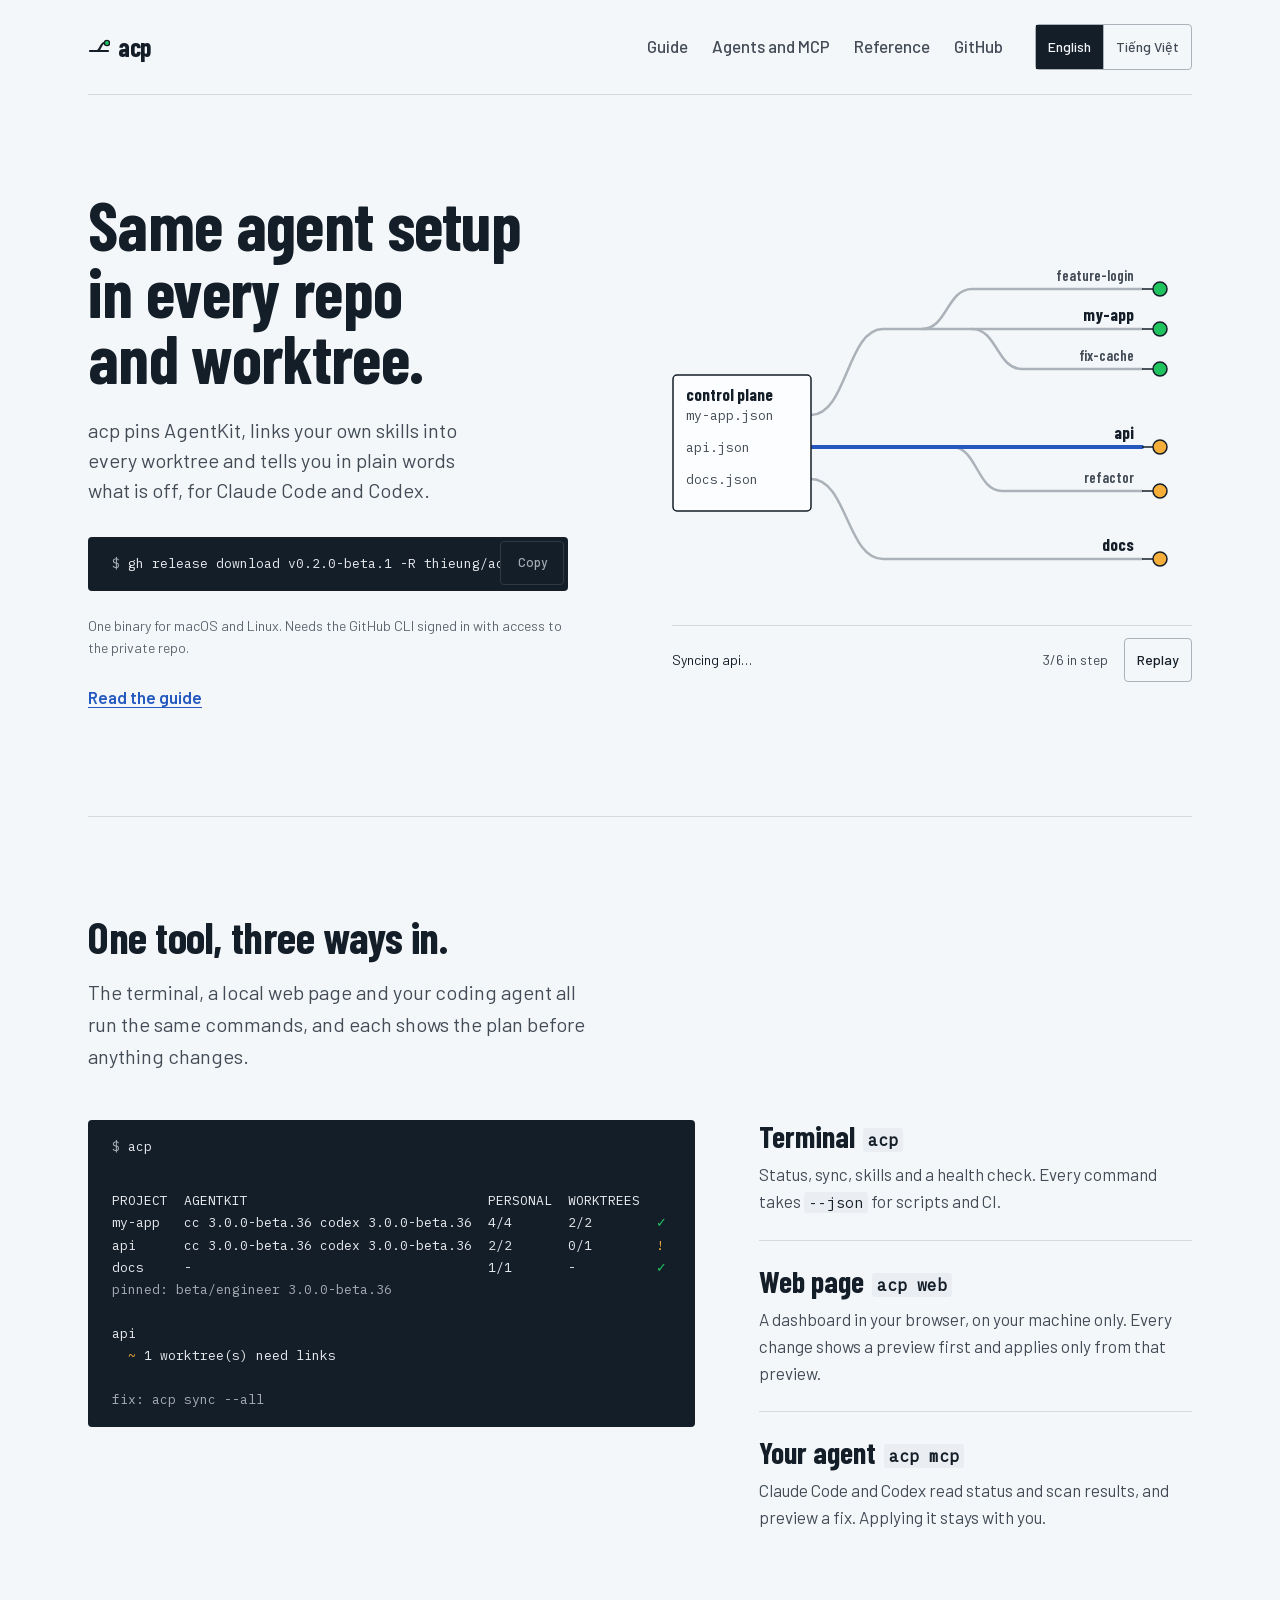
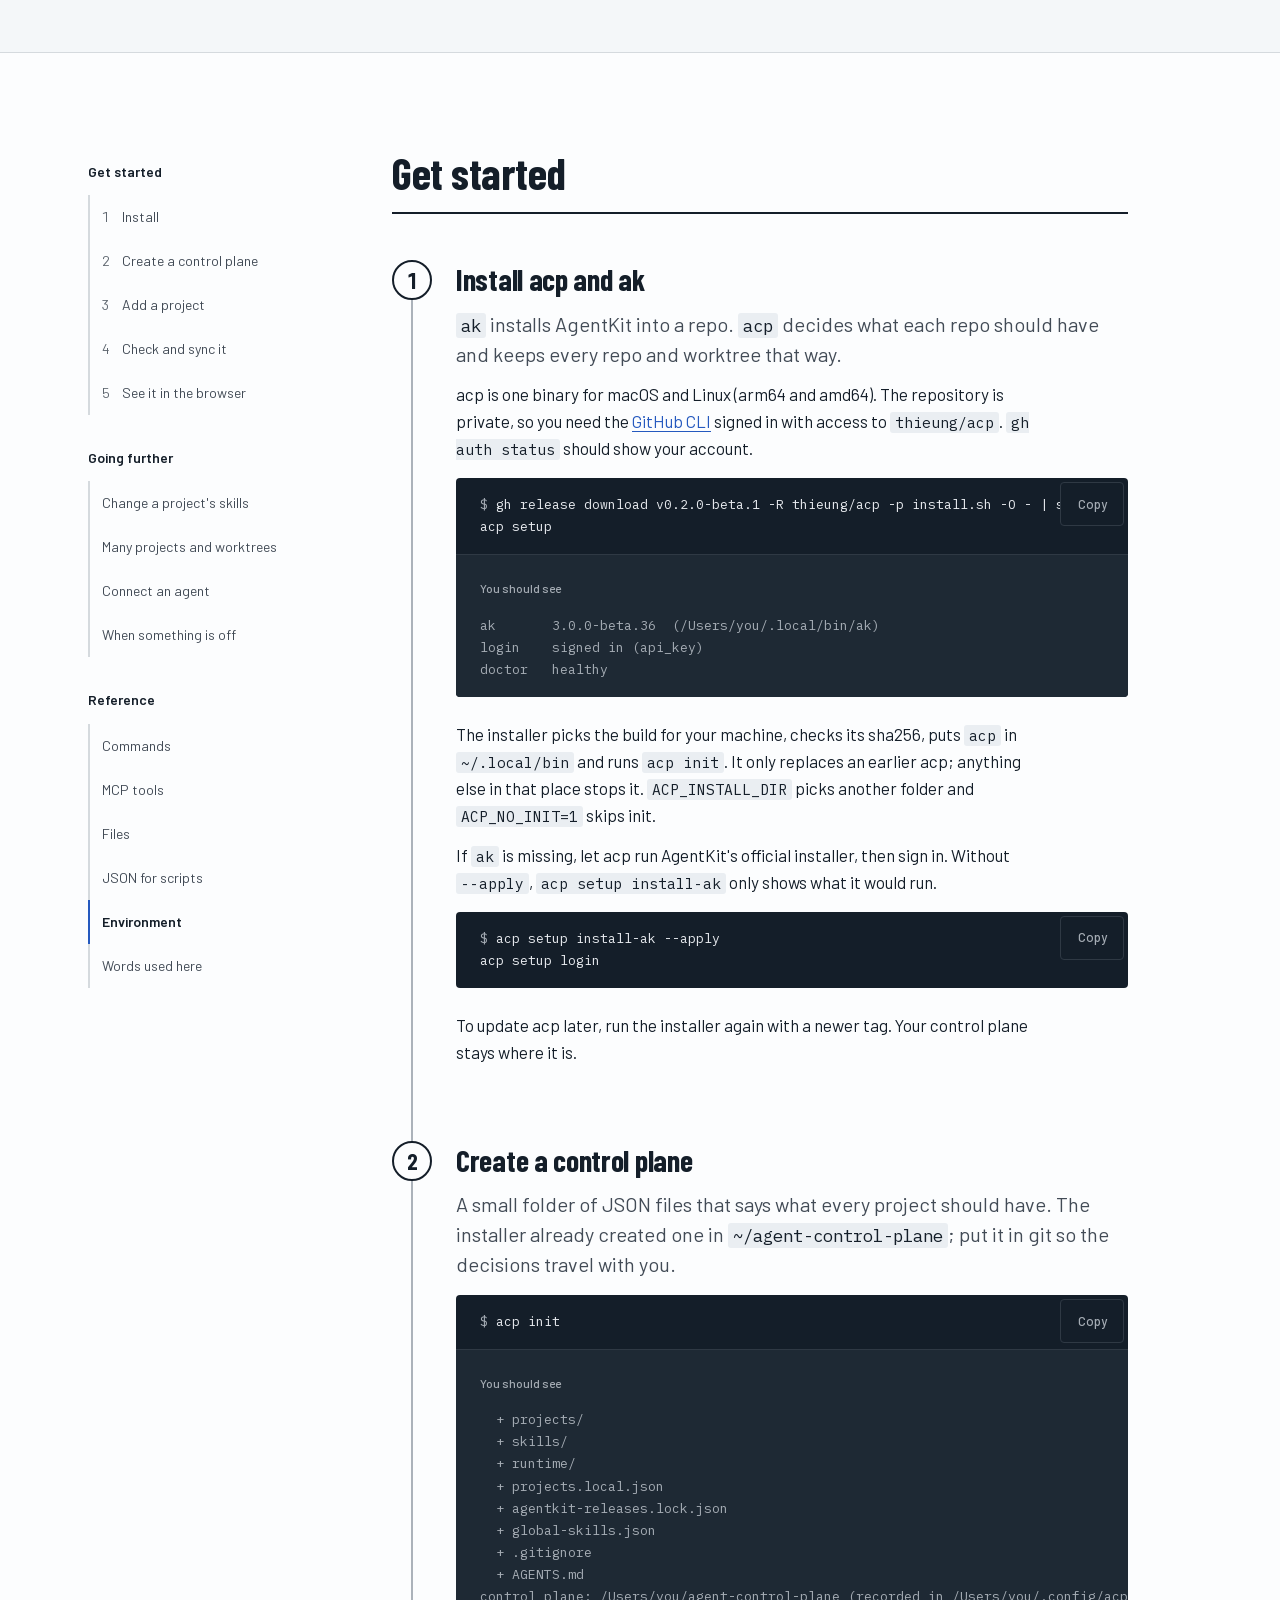
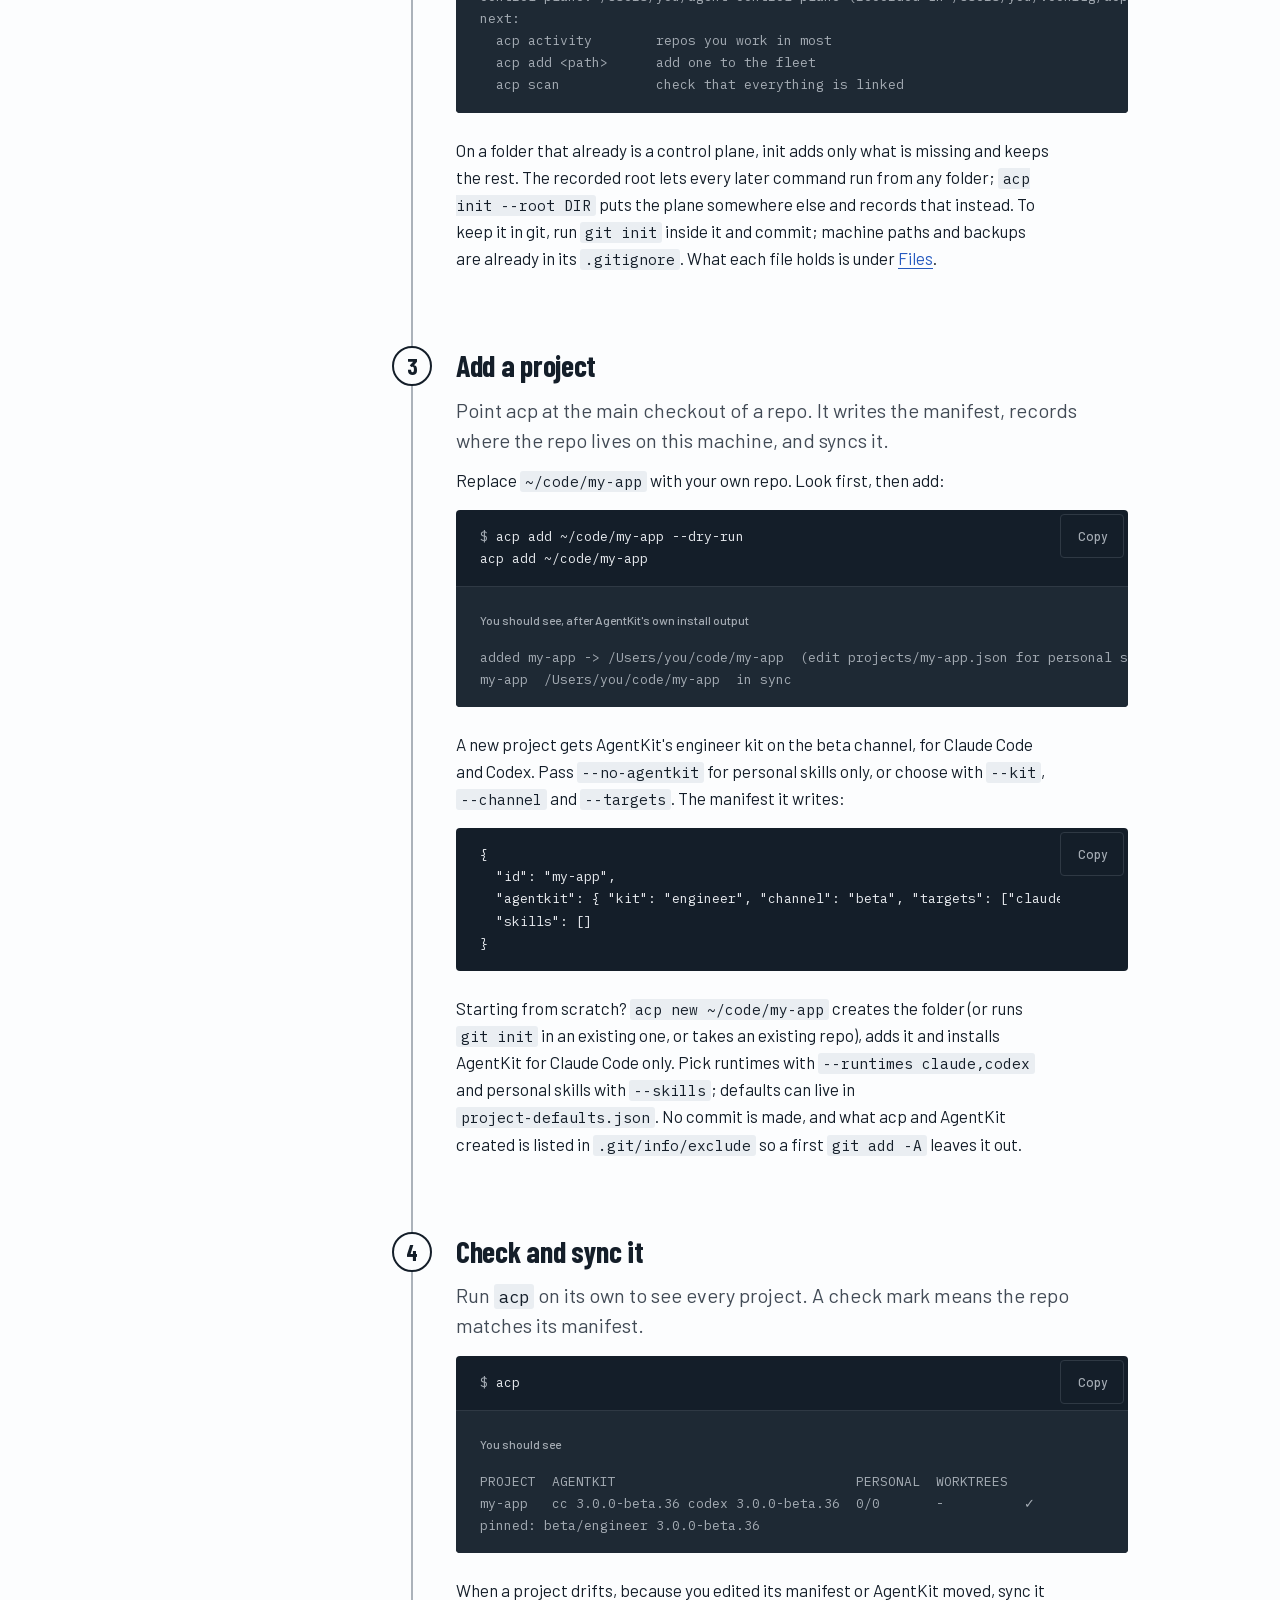
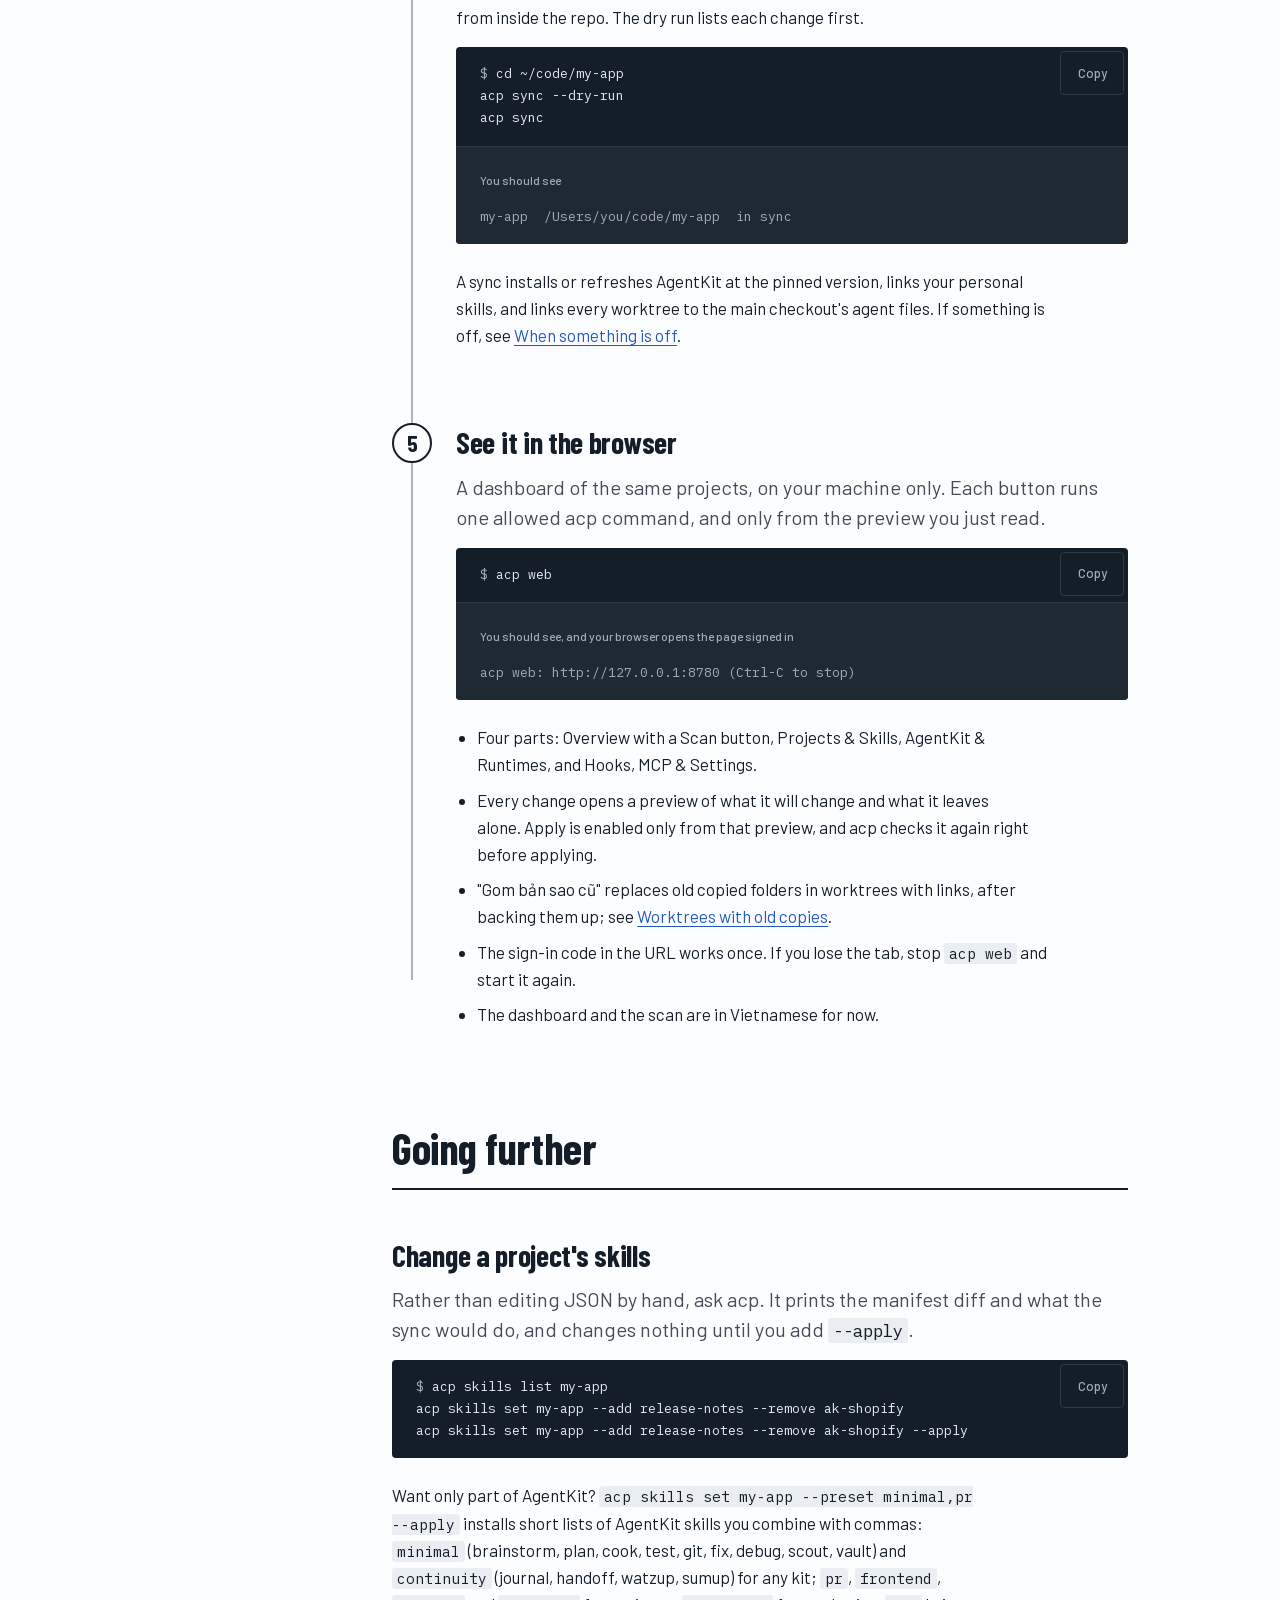
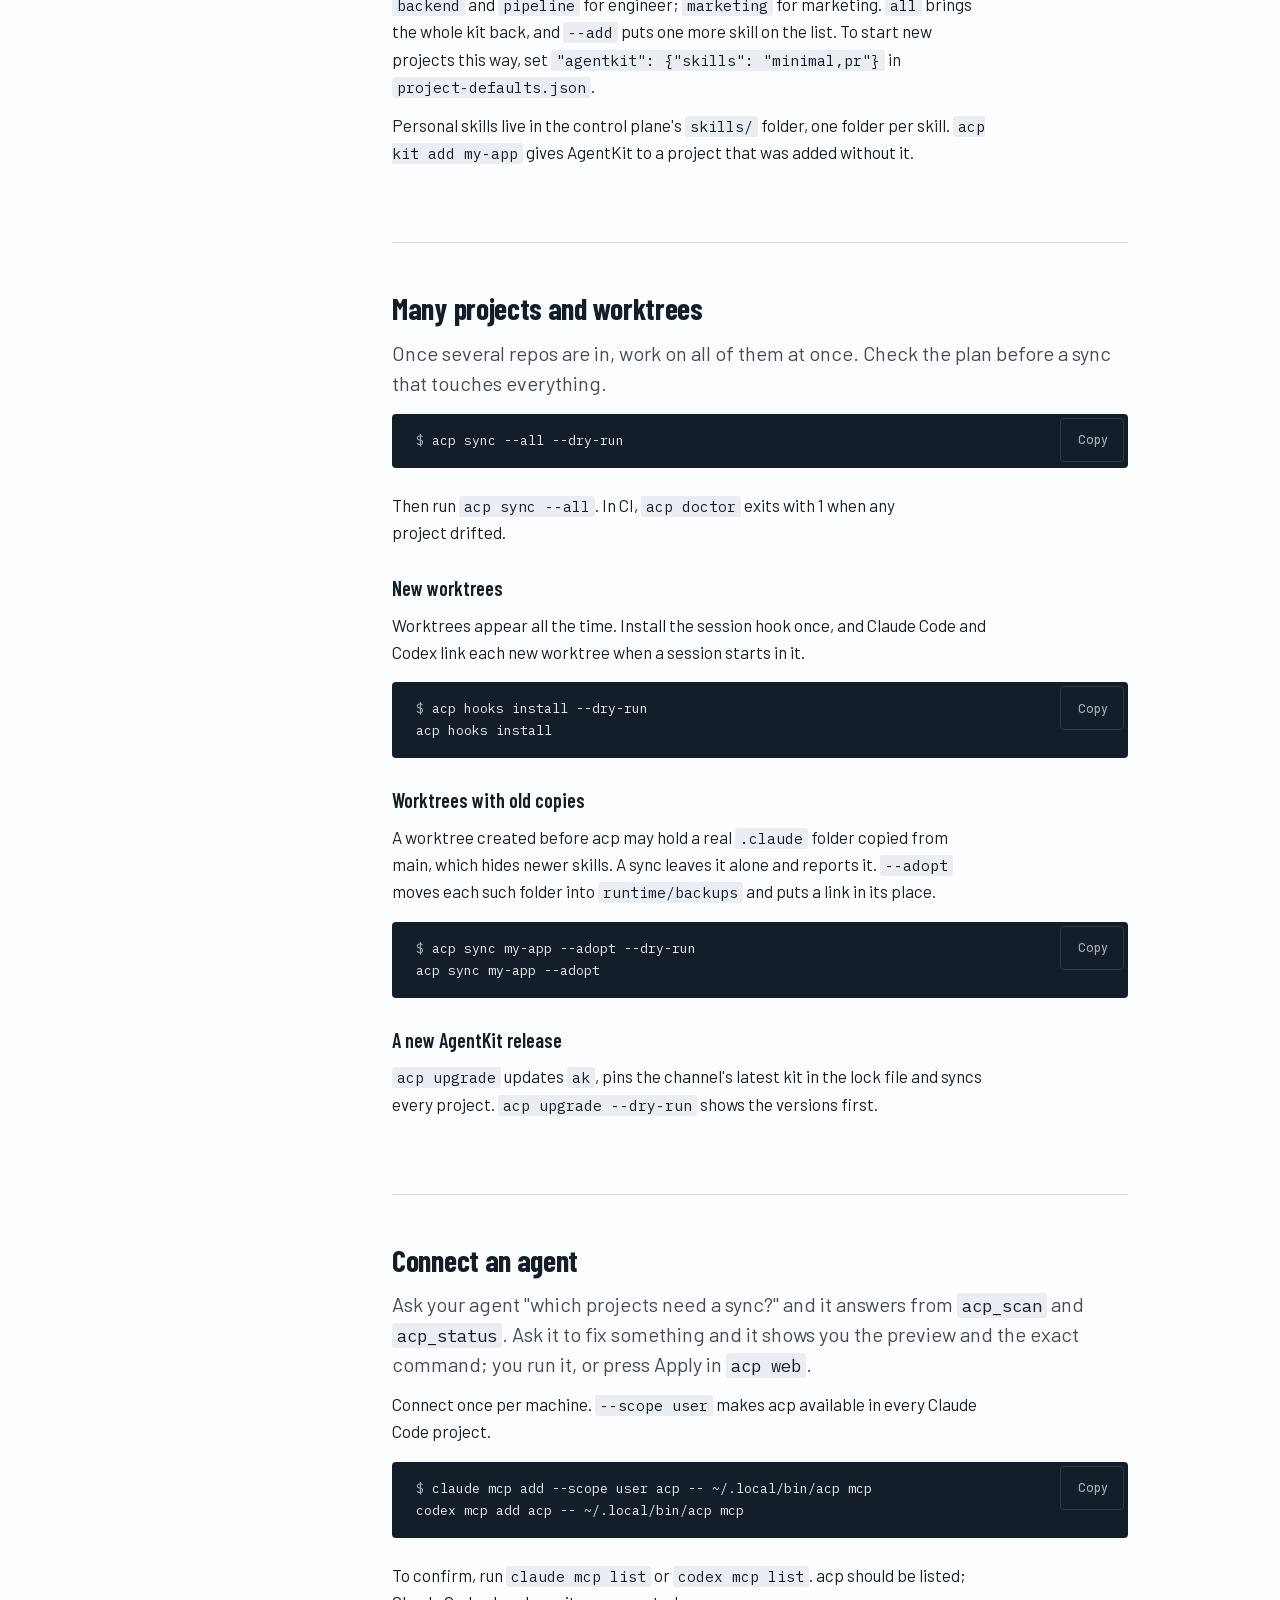
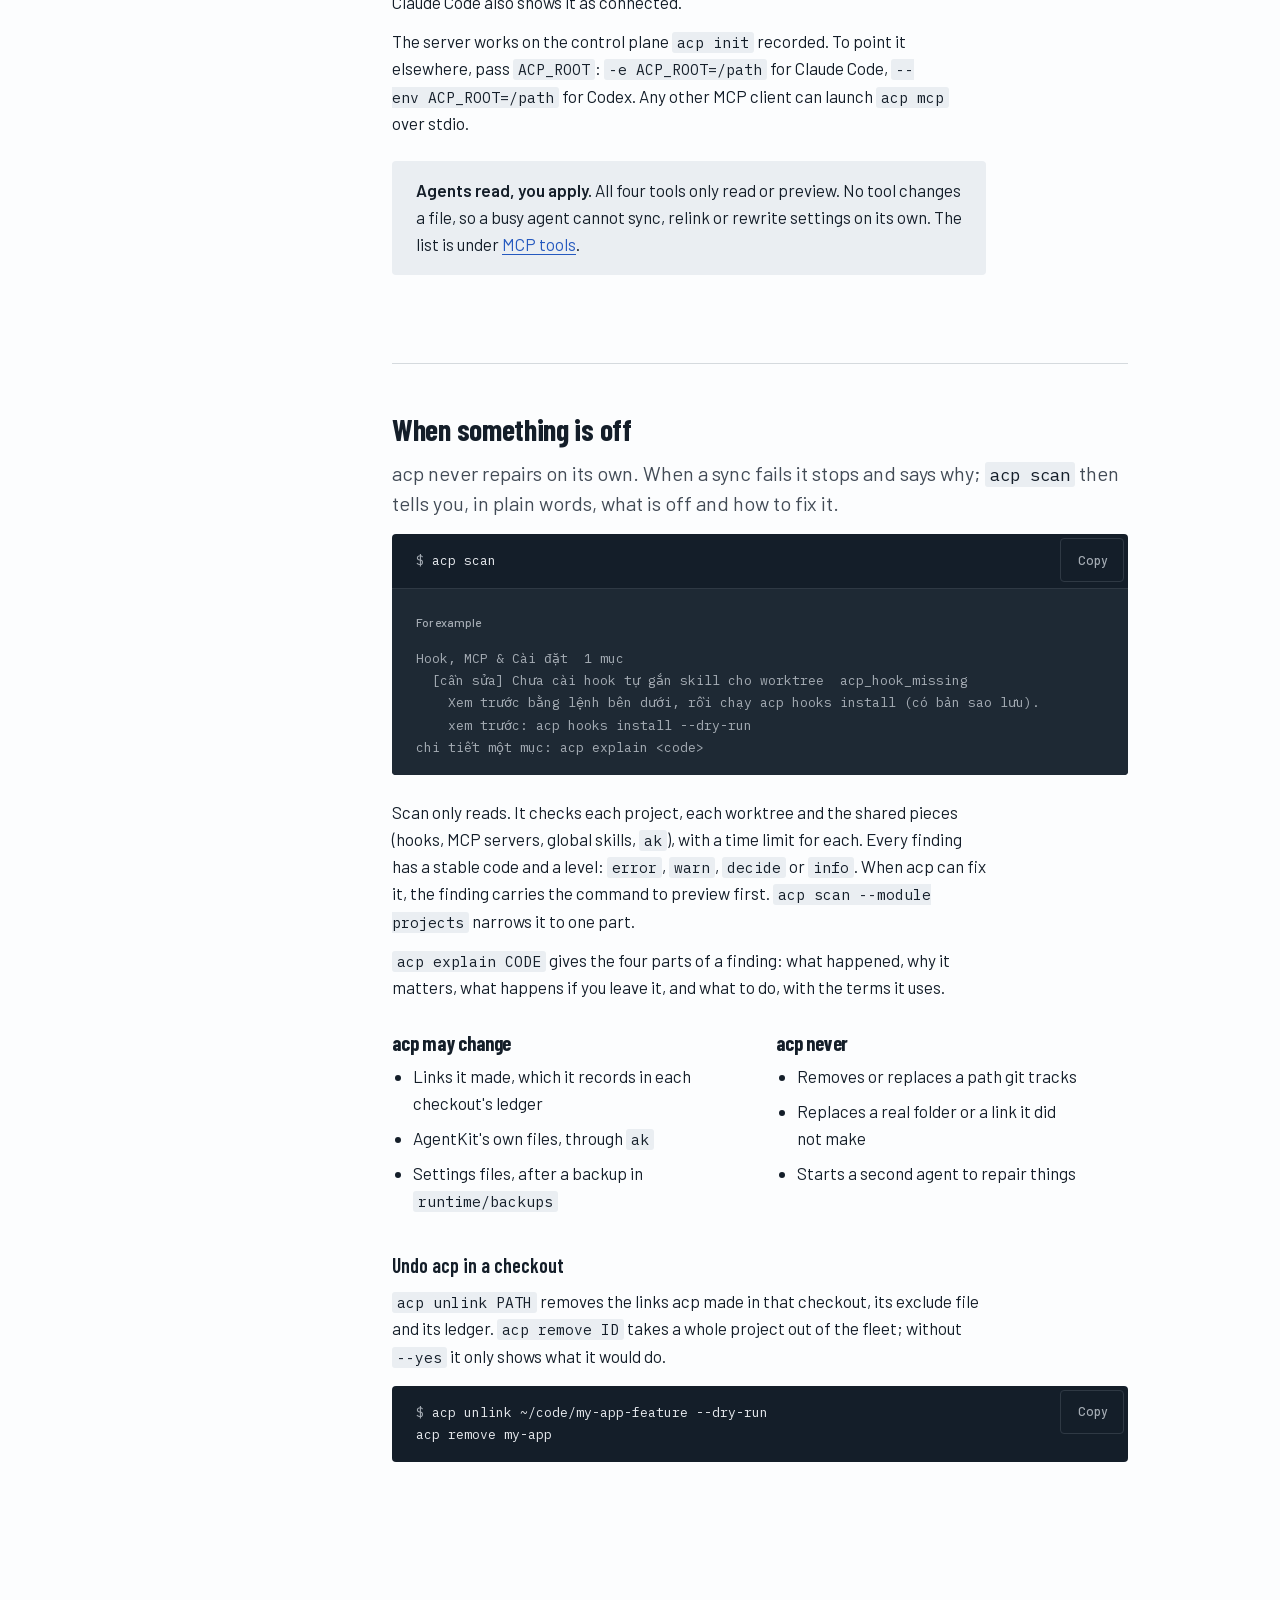
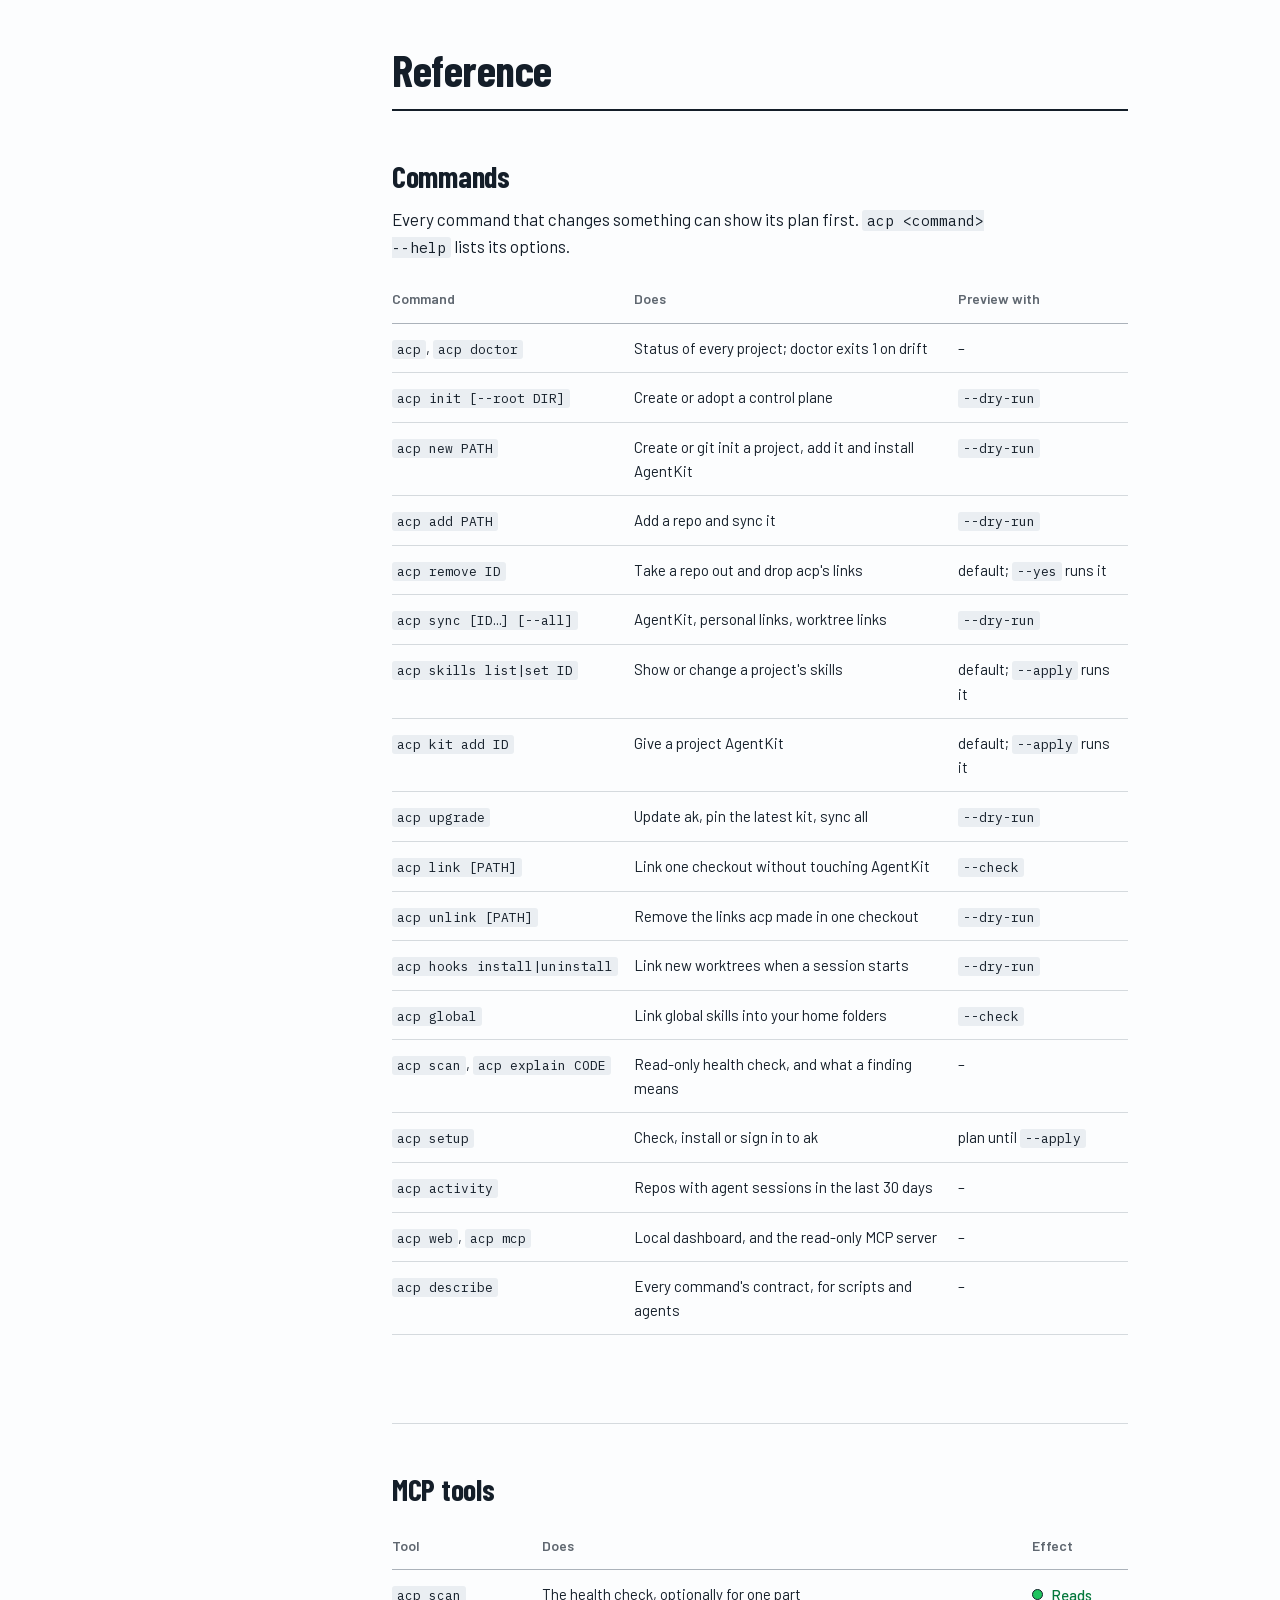
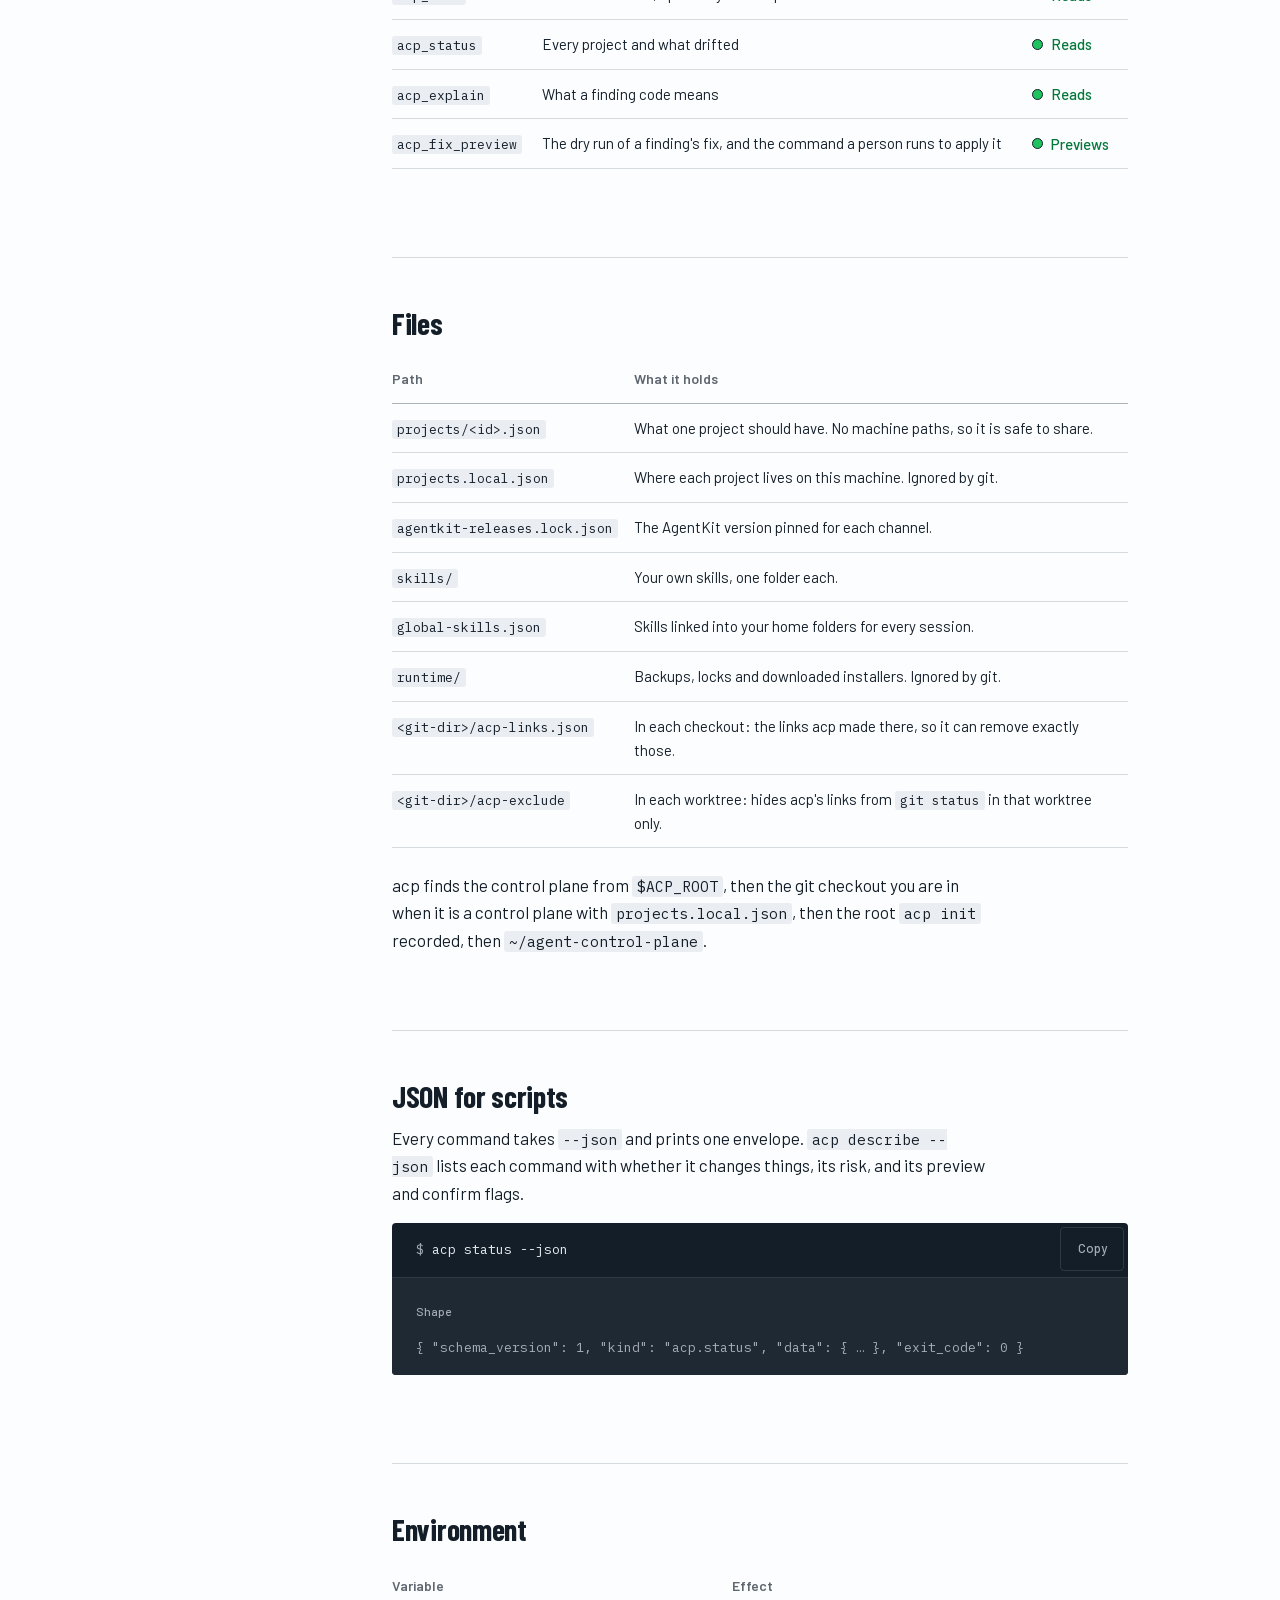
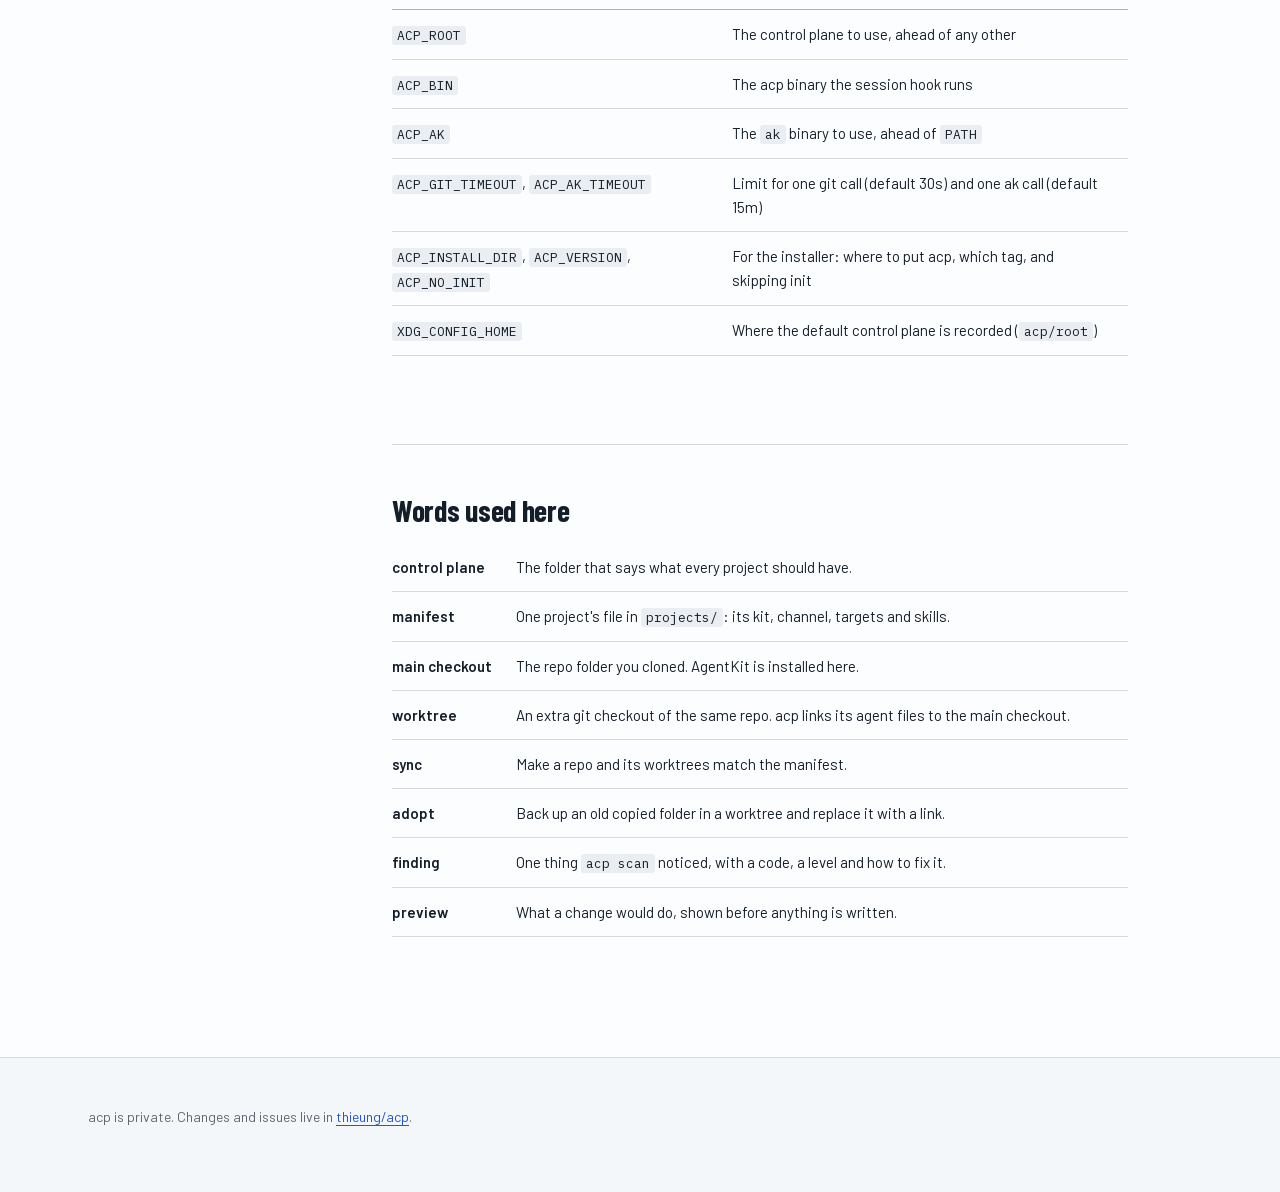
<file: site/index.html>
<!doctype html>
<html lang="en" data-lang="en">
<head>
<meta charset="utf-8">
<meta name="viewport" content="width=device-width, initial-scale=1">
<title>acp guide</title>
<link rel="icon" href="data:image/svg+xml,%3Csvg xmlns='http://www.w3.org/2000/svg' viewBox='0 0 22 22'%3E%3Cpath d='M2 15h7c3 0 4-8 7-8h4M2 15h18' fill='none' stroke='%23253046' stroke-width='2.2' stroke-linecap='round'/%3E%3Ccircle cx='19' cy='7' r='2.6' fill='%2333b864'/%3E%3C/svg%3E">
<meta name="description" content="acp keeps the skills, agents and hooks of Claude Code and Codex the same in every repo and worktree.">
<style>
@font-face { font-family: "Barlow"; src: url(fonts/barlow-400-vietnamese.woff2) format("woff2"); font-weight: 400; font-display: swap; unicode-range: U+0102-0103, U+0110-0111, U+0128-0129, U+0168-0169, U+01A0-01A1, U+01AF-01B0, U+0300-0301, U+0303-0304, U+0308-0309, U+0323, U+0329, U+1EA0-1EF9, U+20AB; }
@font-face { font-family: "Barlow"; src: url(fonts/barlow-400-latin.woff2) format("woff2"); font-weight: 400; font-display: swap; unicode-range: U+0000-00FF, U+0131, U+0152-0153, U+02BB-02BC, U+02C6, U+02DA, U+02DC, U+0304, U+0308, U+0329, U+2000-206F, U+20AC, U+2122, U+2191, U+2193, U+2212, U+2215, U+FEFF, U+FFFD; }
@font-face { font-family: "Barlow"; src: url(fonts/barlow-500-vietnamese.woff2) format("woff2"); font-weight: 500; font-display: swap; unicode-range: U+0102-0103, U+0110-0111, U+0128-0129, U+0168-0169, U+01A0-01A1, U+01AF-01B0, U+0300-0301, U+0303-0304, U+0308-0309, U+0323, U+0329, U+1EA0-1EF9, U+20AB; }
@font-face { font-family: "Barlow"; src: url(fonts/barlow-500-latin.woff2) format("woff2"); font-weight: 500; font-display: swap; unicode-range: U+0000-00FF, U+0131, U+0152-0153, U+02BB-02BC, U+02C6, U+02DA, U+02DC, U+0304, U+0308, U+0329, U+2000-206F, U+20AC, U+2122, U+2191, U+2193, U+2212, U+2215, U+FEFF, U+FFFD; }
@font-face { font-family: "Barlow"; src: url(fonts/barlow-600-vietnamese.woff2) format("woff2"); font-weight: 600; font-display: swap; unicode-range: U+0102-0103, U+0110-0111, U+0128-0129, U+0168-0169, U+01A0-01A1, U+01AF-01B0, U+0300-0301, U+0303-0304, U+0308-0309, U+0323, U+0329, U+1EA0-1EF9, U+20AB; }
@font-face { font-family: "Barlow"; src: url(fonts/barlow-600-latin.woff2) format("woff2"); font-weight: 600; font-display: swap; unicode-range: U+0000-00FF, U+0131, U+0152-0153, U+02BB-02BC, U+02C6, U+02DA, U+02DC, U+0304, U+0308, U+0329, U+2000-206F, U+20AC, U+2122, U+2191, U+2193, U+2212, U+2215, U+FEFF, U+FFFD; }
@font-face { font-family: "Barlow Condensed"; src: url(fonts/barlow-condensed-600-vietnamese.woff2) format("woff2"); font-weight: 600; font-display: swap; unicode-range: U+0102-0103, U+0110-0111, U+0128-0129, U+0168-0169, U+01A0-01A1, U+01AF-01B0, U+0300-0301, U+0303-0304, U+0308-0309, U+0323, U+0329, U+1EA0-1EF9, U+20AB; }
@font-face { font-family: "Barlow Condensed"; src: url(fonts/barlow-condensed-600-latin.woff2) format("woff2"); font-weight: 600; font-display: swap; unicode-range: U+0000-00FF, U+0131, U+0152-0153, U+02BB-02BC, U+02C6, U+02DA, U+02DC, U+0304, U+0308, U+0329, U+2000-206F, U+20AC, U+2122, U+2191, U+2193, U+2212, U+2215, U+FEFF, U+FFFD; }
@font-face { font-family: "Barlow Condensed"; src: url(fonts/barlow-condensed-700-vietnamese.woff2) format("woff2"); font-weight: 700; font-display: swap; unicode-range: U+0102-0103, U+0110-0111, U+0128-0129, U+0168-0169, U+01A0-01A1, U+01AF-01B0, U+0300-0301, U+0303-0304, U+0308-0309, U+0323, U+0329, U+1EA0-1EF9, U+20AB; }
@font-face { font-family: "Barlow Condensed"; src: url(fonts/barlow-condensed-700-latin.woff2) format("woff2"); font-weight: 700; font-display: swap; unicode-range: U+0000-00FF, U+0131, U+0152-0153, U+02BB-02BC, U+02C6, U+02DA, U+02DC, U+0304, U+0308, U+0329, U+2000-206F, U+20AC, U+2122, U+2191, U+2193, U+2212, U+2215, U+FEFF, U+FFFD; }
@font-face { font-family: "Plex Mono"; src: url(fonts/plex-mono-latin.woff2) format("woff2"); font-weight: 400; font-display: swap; }

/* Signal-box utilitarian: cool tinted neutrals, hairlines, one cobalt accent for links,
   focus and the route being set; green, amber and red only ever mean state. */
:root {
  color-scheme: light;
  --hue: 252;
  --paper: oklch(97.4% 0.004 var(--hue));
  --paper-2: oklch(94.6% 0.007 var(--hue));
  --surface: oklch(99.4% 0.002 var(--hue));
  --line: oklch(88.5% 0.008 var(--hue));
  --line-strong: oklch(76% 0.014 var(--hue));
  --ink: oklch(23% 0.026 var(--hue));
  --ink-2: oklch(41% 0.022 var(--hue));
  --ink-3: oklch(51% 0.018 var(--hue));
  --accent: oklch(49% 0.17 262);
  --term: oklch(23% 0.026 var(--hue));
  --term-2: oklch(27.5% 0.026 var(--hue));
  --term-ink: oklch(94% 0.006 var(--hue));
  --term-muted: oklch(74% 0.014 var(--hue));
  --term-line: oklch(34% 0.024 var(--hue));
  --ok: oklch(50% 0.13 152);
  --warn: oklch(52% 0.12 66);
  --bad: oklch(52% 0.18 27);
  --lamp-ok: oklch(72% 0.19 150);
  --lamp-warn: oklch(80% 0.15 75);
  --lamp-bad: oklch(63% 0.21 27);

  --font-display: "Barlow Condensed", "Arial Narrow", system-ui, sans-serif;
  --font-body: "Barlow", system-ui, -apple-system, "Segoe UI", sans-serif;
  --font-mono: "Plex Mono", ui-monospace, "SF Mono", Menlo, monospace;

  --step--1: 0.875rem;
  --step-0: clamp(1rem, 0.96rem + 0.2vw, 1.0625rem);
  --step-1: clamp(1.125rem, 1.06rem + 0.3vw, 1.25rem);
  --step-2: clamp(1.5rem, 1.32rem + 0.8vw, 1.875rem);
  --step-3: clamp(2rem, 1.6rem + 1.8vw, 2.75rem);
  --step-5: clamp(2.75rem, 1.6rem + 3.6vw, 4.25rem);
  --mono-size: 0.8125rem;

  --space-1: 4px; --space-2: 8px; --space-3: 12px; --space-4: 16px; --space-5: 24px;
  --space-6: 32px; --space-7: 48px; --space-8: 64px; --space-9: 96px; --space-10: 128px;
  --gutter: clamp(16px, 4vw, 48px);
  --container: 1200px;
  --measure: 66ch;
  --radius: 4px;

  --dur-press: 120ms;
  --dur-state: 220ms;
  --dur-route: 520ms;
  --ease-out: cubic-bezier(0.25, 1, 0.5, 1);
}
@media (prefers-color-scheme: dark) {
  :root {
    color-scheme: dark;
    --paper: oklch(17% 0.018 var(--hue));
    --paper-2: oklch(21% 0.02 var(--hue));
    --surface: oklch(19.5% 0.02 var(--hue));
    --line: oklch(30% 0.022 var(--hue));
    --line-strong: oklch(42% 0.024 var(--hue));
    --ink: oklch(94% 0.006 var(--hue));
    --ink-2: oklch(80% 0.012 var(--hue));
    --ink-3: oklch(68% 0.014 var(--hue));
    --accent: oklch(74% 0.12 262);
    --term: oklch(13.5% 0.016 var(--hue));
    --term-2: oklch(16.5% 0.018 var(--hue));
    --term-line: oklch(27% 0.02 var(--hue));
    --ok: oklch(76% 0.15 152);
    --warn: oklch(81% 0.13 75);
    --bad: oklch(73% 0.16 27);
  }
}
@media (prefers-color-scheme: dark) { .term { box-shadow: 0 0 0 1px var(--line); } }
@media (prefers-reduced-motion: reduce) { :root { --dur-press: 0ms; --dur-state: 0ms; --dur-route: 0ms; } }

* { box-sizing: border-box; }
html { -webkit-text-size-adjust: 100%; scroll-padding-top: var(--space-5); }
body { margin: 0; background: var(--paper); color: var(--ink); font: 400 var(--step-0) / 1.6 var(--font-body); }
:root[data-lang="en"] body [lang="vi"], :root[data-lang="vi"] body [lang="en"] { display: none !important; }
h1, h2, h3, h4 { font-family: var(--font-display); font-weight: 700; letter-spacing: -0.01em; line-height: 1.08; text-wrap: balance; margin: 0; }
p, li { text-wrap: pretty; }
a { color: var(--accent); text-underline-offset: 3px; text-decoration-thickness: 1px; }
a:hover { text-decoration-thickness: 2px; }
:focus-visible { outline: 2px solid var(--accent); outline-offset: 3px; border-radius: 2px; }
code, pre { font-family: var(--font-mono); }
:not(pre) > code { font-size: 0.86em; background: var(--paper-2); border-radius: 3px; padding: 1px 5px; color: var(--ink); white-space: nowrap; }
:not(pre) > code.w { white-space: normal; overflow-wrap: break-word; }
.wrap { max-width: var(--container); margin: 0 auto; padding: 0 var(--gutter); }

/* ------------------------------------------------------------------ top bar */
.topbar { display: flex; align-items: center; gap: var(--space-3) var(--space-6); flex-wrap: wrap; padding: var(--space-5) 0; border-bottom: 1px solid var(--line); }
.brand { display: inline-flex; align-items: center; min-height: 44px; gap: var(--space-2); font: 700 1.625rem/1 var(--font-display); color: var(--ink); text-decoration: none; letter-spacing: -0.01em; }
.brand svg { width: 22px; height: 22px; }
.topnav { display: flex; flex-wrap: wrap; gap: var(--space-1) var(--space-5); margin-left: auto; font-weight: 500; }
.topnav a { display: inline-flex; align-items: center; min-height: 44px; color: var(--ink-2); text-decoration: none; }
.topnav a:hover { color: var(--ink); text-decoration: underline; }
.langs { display: inline-flex; border: 1px solid var(--line-strong); border-radius: var(--radius); }
.langs button { min-height: 44px; border: 0; background: transparent; color: var(--ink-2); font: 500 var(--step--1)/1 var(--font-body); padding: 0 var(--space-3); cursor: pointer; transition: color var(--dur-state) var(--ease-out), background-color var(--dur-state) var(--ease-out); }
.langs button + button { border-left: 1px solid var(--line-strong); }
.langs button:hover { color: var(--ink); }
.langs button[aria-pressed="true"] { background: var(--ink); color: var(--paper); }

/* --------------------------------------------------------------------- hero */
.hero { display: grid; grid-template-columns: minmax(0, 6fr) minmax(0, 6fr); gap: var(--space-8); align-items: center; padding: var(--space-9) 0 var(--space-9); }
.hero h1 { font-size: var(--step-5); line-height: 0.98; }
.lede { font-size: var(--step-1); line-height: 1.5; color: var(--ink-2); margin: var(--space-5) 0 0; max-width: 34ch; }
.hero-actions { margin-top: var(--space-6); max-width: 30rem; }
.needs { font-size: var(--step--1); color: var(--ink-3); margin: var(--space-3) 0 0; }
.hero-actions .more { display: inline-flex; align-items: center; min-height: 44px; margin-top: var(--space-4); font-weight: 600; }

.yard { margin: 0; }
.yard svg { display: block; width: 100%; height: auto; overflow: visible; }
.yard .base { fill: none; stroke: var(--line-strong); stroke-width: 2.5; stroke-linecap: round; }
.yard .route { fill: none; stroke: var(--accent); stroke-width: 4; stroke-linecap: round; transition: stroke-dashoffset var(--dur-route) var(--ease-out), opacity var(--dur-state) var(--ease-out); }
.yard .box { fill: var(--surface); stroke: var(--ink); stroke-width: 1.5; }
.yard .box-title { font: 700 17px var(--font-display); fill: var(--ink); }
.yard .box-row { font: 400 13px var(--font-mono); fill: var(--ink-2); }
.yard .label { font: 600 15px var(--font-display); fill: var(--ink-2); }
.yard .label.repo { font-weight: 700; font-size: 17px; fill: var(--ink); }
.yard .label .note { fill: var(--ok); }
.yard .post { stroke: var(--ink); stroke-width: 1.5; }
.yard .lamp { fill: var(--paper-2); stroke: var(--ink); stroke-width: 1.5; transition: fill var(--dur-state) var(--ease-out); }
.yard .lamp.ok { fill: var(--lamp-ok); }
.yard .lamp.warn { fill: var(--lamp-warn); }
.yard .lamp.bad { fill: var(--lamp-bad); }
.yard .lamp.run { fill: var(--lamp-warn); animation: blink 0.9s steps(2, jump-none) infinite; }
@keyframes blink { 50% { fill: var(--paper-2); } }
.yard figcaption { display: flex; align-items: baseline; gap: var(--space-4); margin-top: var(--space-5); padding-top: var(--space-3); border-top: 1px solid var(--line); font-size: var(--step--1); color: var(--ink-2); }
.yard .status { flex: 1; margin: 0; color: var(--ink); min-height: 1.6em; }
.yard .status code { background: none; padding: 0; }
.yard .count { font-variant-numeric: tabular-nums; white-space: nowrap; }
.btn-quiet { min-height: 44px; border: 1px solid var(--line-strong); background: transparent; color: var(--ink); border-radius: var(--radius); padding: 0 var(--space-3); font: 500 var(--step--1)/1 var(--font-body); cursor: pointer; transition: border-color var(--dur-state) var(--ease-out), transform var(--dur-press) var(--ease-out); }
.btn-quiet:hover { border-color: var(--ink); }
.btn-quiet:active { transform: translateY(1px); }

/* --------------------------------------------------------- terminal blocks */
.term { background: var(--term); color: var(--term-ink); border-radius: var(--radius); margin: var(--space-4) 0 var(--space-5); overflow: hidden; }
.term pre { margin: 0; padding: var(--space-4) var(--space-5); overflow-x: auto; font-size: var(--mono-size); line-height: 1.7; }
.cmd { display: flex; align-items: flex-start; }
.cmd pre { flex: 1; min-width: 0; }
.cmd pre::before { content: "$ "; color: var(--term-muted); }
.cmd.json pre::before { content: none; }
.term .c { color: var(--term-muted); }
.out { background: var(--term-2); border-top: 1px solid var(--term-line); }
.out pre { color: var(--term-muted); padding-top: 0; }
.out-label { margin: 0; padding: var(--space-3) var(--space-5) var(--space-1); font-size: 0.75rem; font-weight: 500; color: var(--term-muted); }
.copy { flex: none; margin: var(--space-1) var(--space-1) 0 0; min-height: 44px; min-width: 64px; border: 1px solid var(--term-line); background: transparent; color: var(--term-muted); border-radius: var(--radius); padding: 0 var(--space-3); font: 500 0.8125rem/1 var(--font-body); cursor: pointer; transition: color var(--dur-state) var(--ease-out), border-color var(--dur-state) var(--ease-out); }
.copy:hover { color: var(--term-ink); border-color: var(--term-muted); }
.copy:active { transform: translateY(1px); }
.copy.done { color: var(--lamp-ok); border-color: var(--lamp-ok); }

/* --------------------------------------------------------------- three ways */
.ways { padding: var(--space-9) 0; border-top: 1px solid var(--line); }
.ways h2 { font-size: var(--step-3); max-width: 18ch; }
.ways > p { font-size: var(--step-1); color: var(--ink-2); max-width: 46ch; margin: var(--space-4) 0 var(--space-7); }
.ways-grid { display: grid; grid-template-columns: minmax(0, 7fr) minmax(0, 5fr); gap: var(--space-8); align-items: start; }
.ways-grid .term { margin: 0; }
.term .warn-mark { color: var(--lamp-warn); }
.term .ok-mark { color: var(--lamp-ok); }
.surfaces { margin: 0; }
.surfaces > div { padding: var(--space-5) 0; border-top: 1px solid var(--line); }
.surfaces > div:first-child { border-top: 0; padding-top: 0; }
.surfaces dt { font: 700 var(--step-2)/1.1 var(--font-display); }
.surfaces dt code { font-size: 0.55em; vertical-align: middle; margin-left: var(--space-2); }
.surfaces dd { margin: var(--space-2) 0 0; color: var(--ink-2); }

/* -------------------------------------------------------------------- guide */
.guide-band { background: var(--surface); border-top: 1px solid var(--line); border-bottom: 1px solid var(--line); }
.guide { display: grid; grid-template-columns: 13rem minmax(0, 46rem); gap: var(--space-9); padding: var(--space-9) 0; }
.toc { position: sticky; top: var(--space-5); align-self: start; font-size: var(--step--1); }
.toc > summary { display: none; }
.toc p { font-weight: 600; color: var(--ink); margin: 0 0 var(--space-2); }
.toc ol, .toc ul { list-style: none; margin: 0 0 var(--space-6); padding: 0; }
.toc a { display: flex; align-items: center; gap: var(--space-3); min-height: 44px; padding: var(--space-1) 0 var(--space-1) var(--space-3); border-left: 2px solid var(--line); color: var(--ink-2); text-decoration: none; transition: color var(--dur-state) var(--ease-out), border-color var(--dur-state) var(--ease-out); }
.toc a:hover { color: var(--ink); border-left-color: var(--line-strong); }
.toc a.here { color: var(--ink); font-weight: 600; border-left-color: var(--accent); }
.toc .n { font-variant-numeric: tabular-nums; color: var(--ink-3); min-width: 1ch; }

.part { font-size: var(--step-3); padding-bottom: var(--space-4); border-bottom: 2px solid var(--ink); margin-bottom: var(--space-7); }
.part:not(:first-child) { margin-top: var(--space-9); }

/* Get-started steps run along one line, each step a station on it. */
.line { position: relative; }
.line::before { content: ""; position: absolute; left: 19px; top: var(--space-5); bottom: var(--space-7); border-left: 2px solid var(--line-strong); }
.station { position: relative; padding-left: 64px; padding-bottom: var(--space-8); }
.station:last-child { padding-bottom: 0; }
.station > .n { position: absolute; left: 0; top: -2px; width: 40px; height: 40px; display: grid; place-items: center; border: 2px solid var(--ink); border-radius: 50%; background: var(--surface); font: 700 1.375rem/1 var(--font-display); font-variant-numeric: tabular-nums; }
.topic { padding-bottom: var(--space-8); }
.topic:last-child { padding-bottom: 0; }
.topic + .topic { padding-top: var(--space-7); border-top: 1px solid var(--line); }
h2.h { font-size: var(--step-2); line-height: 1.15; }
h3 { font-size: var(--step-1); font-weight: 600; margin: var(--space-6) 0 var(--space-2); letter-spacing: 0; }
h2 a, h3 a { color: inherit; text-decoration: none; }
h2 a:hover, h3 a:hover { text-decoration: underline; text-decoration-thickness: 2px; }
.guide p { margin: var(--space-3) 0; max-width: var(--measure); }
.guide .intro { font-size: var(--step-1); line-height: 1.5; color: var(--ink-2); margin-top: var(--space-3); }
ul.plain { padding-left: 1.25em; margin: var(--space-3) 0; max-width: var(--measure); }
ul.plain li { margin: var(--space-2) 0; }
.aside { background: var(--paper-2); border-radius: var(--radius); padding: var(--space-4) var(--space-5); margin: var(--space-5) 0; max-width: var(--measure); }
.guide .aside p { margin: 0; }
.guide .aside p + p { margin-top: var(--space-3); }
.aside b { font-weight: 600; }

.table { overflow-x: auto; margin: var(--space-4) 0 var(--space-5); }
table { width: 100%; border-collapse: collapse; font-size: 0.9375rem; }
th, td { text-align: left; padding: var(--space-3) var(--space-4) var(--space-3) 0; border-bottom: 1px solid var(--line); vertical-align: top; }
th { font-weight: 600; color: var(--ink-3); font-size: var(--step--1); border-bottom-color: var(--line-strong); }
td:first-child code { white-space: nowrap; }
.words td:first-child { font-weight: 600; white-space: nowrap; }
.state { display: inline-flex; align-items: center; gap: var(--space-2); white-space: nowrap; font-weight: 500; }
.state::before { content: ""; width: 9px; height: 9px; border-radius: 50%; border: 1.5px solid var(--ink); flex: none; }
.state.read { color: var(--ok); } .state.read::before { background: var(--lamp-ok); }
.state.change { color: var(--warn); } .state.change::before { background: var(--lamp-warn); }
.state.risk { color: var(--bad); } .state.risk::before { background: var(--lamp-bad); }

.flow { list-style: none; counter-reset: flow; margin: var(--space-5) 0; padding: 0; max-width: var(--measure); }
.flow li { counter-increment: flow; display: grid; grid-template-columns: 2rem 1fr; gap: var(--space-3); padding: var(--space-3) 0; border-top: 1px solid var(--line); }
.flow li::before { content: counter(flow); font: 700 var(--step-1)/1.3 var(--font-display); color: var(--ink-3); }
.flow b { display: block; font-weight: 600; }
.outcomes { margin: var(--space-6) 0; }
.outcome { display: grid; grid-template-columns: 8rem 1fr; gap: var(--space-4); padding: var(--space-4) 0; border-top: 1px solid var(--line); }
.outcome:last-child { border-bottom: 1px solid var(--line); }
.outcome .state { font: 700 var(--step-1)/1.3 var(--font-display); align-self: start; }
.guide .outcome p { margin: 0; }
.limits { display: grid; grid-template-columns: 1fr 1fr; gap: var(--space-6); margin: var(--space-6) 0; }
.limits h4 { font-size: var(--step-1); margin-bottom: var(--space-2); }
.limits ul { margin: 0; padding-left: 1.25em; }
.limits li { margin: var(--space-2) 0; }

footer { padding: var(--space-7) 0 var(--space-8); color: var(--ink-3); font-size: var(--step--1); }
footer p { margin: 0; }

@media (max-width: 1040px) {
  .hero { grid-template-columns: minmax(0, 1fr); gap: var(--space-7); padding-top: var(--space-7); }
  .hero h1 { max-width: 14ch; }
  .ways-grid { grid-template-columns: minmax(0, 1fr); gap: var(--space-7); }
  .guide { grid-template-columns: minmax(0, 1fr); gap: 0; padding-top: var(--space-7); }
  .toc { position: static; margin-bottom: var(--space-7); border: 1px solid var(--line-strong); border-radius: var(--radius); }
  .toc > summary { display: flex; justify-content: space-between; align-items: center; min-height: 48px; padding: 0 var(--space-4); font-weight: 600; cursor: pointer; list-style: none; }
  .toc > summary::-webkit-details-marker { display: none; }
  .toc > summary::after { content: "+"; font-size: 1.25rem; color: var(--ink-2); }
  .toc[open] > summary::after { content: "\2212"; }
  .toc-body { padding: 0 var(--space-4) var(--space-2); }
}
@media (max-width: 640px) {
  .topnav { order: 3; width: 100%; margin-left: 0; gap: 0 var(--space-4); }
  .langs { margin-left: auto; }
  .hero { padding: var(--space-6) 0 var(--space-8); }
  .ways { padding: var(--space-8) 0; }
  .line::before { left: 15px; }
  .station { padding-left: 48px; }
  .yard .label { font-size: 19px; }
  .yard .label.repo { font-size: 21px; }
  .yard .box-title { font-size: 21px; }
  .yard .box-row { font-size: 16px; }
  .station > .n { width: 32px; height: 32px; font-size: 1.125rem; }
  .outcome { grid-template-columns: 1fr; gap: var(--space-1); }
  .limits { grid-template-columns: 1fr; }
}
</style>
</head>
<body>
<div class="wrap">
  <header class="topbar">
    <a class="brand" href="#top" id="top">
      <svg viewBox="0 0 22 22" aria-hidden="true"><path d="M2 15h7c3 0 4-8 7-8h4M2 15h18" fill="none" stroke="currentColor" stroke-width="2.2" stroke-linecap="round"/><circle cx="19" cy="7" r="2.6" fill="var(--lamp-ok)" stroke="currentColor" stroke-width="1.4"/></svg>
      acp
    </a>
    <nav class="topnav" aria-label="Page">
      <a href="#guide"><span lang="en">Guide</span><span lang="vi">Hướng dẫn</span></a>
      <a href="#mcp"><span lang="en">Agents and MCP</span><span lang="vi">Agent và MCP</span></a>
      <a href="#commands"><span lang="en">Reference</span><span lang="vi">Tra cứu</span></a>
      <a href="https://github.com/thieung/acp">GitHub</a>
    </nav>
    <div class="langs" role="group" aria-label="Language / Ngôn ngữ">
      <button type="button" data-set-lang="en" aria-pressed="true">English</button>
      <button type="button" data-set-lang="vi" aria-pressed="false">Tiếng Việt</button>
    </div>
  </header>

  <section class="hero">
    <div>
      <h1><span lang="en">Same agent setup in every repo and worktree.</span><span lang="vi">Một bộ agent cho mọi repo và worktree.</span></h1>
      <p class="lede" lang="en">acp pins AgentKit, links your own skills into every worktree and tells you in plain words what is off, for Claude Code and Codex.</p>
      <p class="lede" lang="vi">acp ghim phiên bản AgentKit, link skill riêng của bạn vào mọi worktree và nói rõ bằng lời thường chỗ nào đang lệch, cho Claude Code và Codex.</p>
      <div class="hero-actions">
        <div class="term"><div class="cmd"><pre><code>gh release download v0.2.0-beta.1 -R thieung/acp -p install.sh -O - | sh</code></pre><button type="button" class="copy"></button></div></div>
        <p class="needs"><span lang="en">One binary for macOS and Linux. Needs the GitHub CLI signed in with access to the private repo.</span><span lang="vi">Một binary cho macOS và Linux. Cần GitHub CLI đã đăng nhập, có quyền vào repo private.</span></p>
        <a class="more" href="#install"><span lang="en">Read the guide</span><span lang="vi">Đọc hướng dẫn</span></a>
      </div>
    </div>

    <figure class="yard" aria-labelledby="yardStatus">
      <svg viewBox="0 0 520 372" role="img" aria-label="Illustration: one control plane feeding three repos and their worktrees">
        <g class="tracks">
          <path class="base" d="M139 186 C175 186 175 100 211 100 H470"/>
          <path class="base" d="M250 100 C275 100 275 60 300 60 H470"/>
          <path class="base" d="M300 100 C325 100 325 140 350 140 H470"/>
          <path class="base" d="M139 218 H470"/>
          <path class="base" d="M280 218 C305 218 305 262 330 262 H470"/>
          <path class="base" d="M139 250 C175 250 175 330 211 330 H470"/>
        </g>
        <g class="routes">
          <path class="route" data-route="my-app" d="M139 186 C175 186 175 100 211 100 H470"/>
          <path class="route" data-route="my-app/feature-login" d="M139 186 C175 186 175 100 211 100 H250 C275 100 275 60 300 60 H470"/>
          <path class="route" data-route="my-app/fix-cache" d="M139 186 C175 186 175 100 211 100 H300 C325 100 325 140 350 140 H470"/>
          <path class="route" data-route="api" d="M139 218 H470"/>
          <path class="route" data-route="api/refactor" d="M139 218 H280 C305 218 305 262 330 262 H470"/>
          <path class="route" data-route="docs" d="M139 250 C175 250 175 330 211 330 H470"/>
        </g>
        <rect class="box" x="1" y="146" width="138" height="136" rx="4"/>
        <text class="box-title" x="14" y="172">control plane</text>
        <text class="box-row" x="14" y="191">my-app.json</text>
        <text class="box-row" x="14" y="223">api.json</text>
        <text class="box-row" x="14" y="255">docs.json</text>
        <g class="signals">
          <line class="post" x1="470" y1="60" x2="481" y2="60"/><circle class="lamp" data-lamp="my-app/feature-login" cx="488" cy="60" r="7"/>
          <line class="post" x1="470" y1="100" x2="481" y2="100"/><circle class="lamp" data-lamp="my-app" cx="488" cy="100" r="7"/>
          <line class="post" x1="470" y1="140" x2="481" y2="140"/><circle class="lamp" data-lamp="my-app/fix-cache" cx="488" cy="140" r="7"/>
          <line class="post" x1="470" y1="218" x2="481" y2="218"/><circle class="lamp" data-lamp="api" cx="488" cy="218" r="7"/>
          <line class="post" x1="470" y1="262" x2="481" y2="262"/><circle class="lamp" data-lamp="api/refactor" cx="488" cy="262" r="7"/>
          <line class="post" x1="470" y1="330" x2="481" y2="330"/><circle class="lamp" data-lamp="docs" cx="488" cy="330" r="7"/>
        </g>
        <g text-anchor="end">
          <text class="label" x="462" y="52">feature-login</text>
          <text class="label repo" x="462" y="92">my-app</text>
          <text class="label" x="462" y="132">fix-cache</text>
          <text class="label repo" x="462" y="210">api</text>
          <text class="label" id="refactorLabel" x="462" y="254">refactor</text>
          <text class="label repo" x="462" y="322">docs</text>
        </g>
      </svg>
      <figcaption>
        <p class="status" id="yardStatus" aria-live="polite"></p>
        <span class="count" id="yardCount"></span>
        <button type="button" class="btn-quiet replay"><span lang="en">Replay</span><span lang="vi">Chạy lại</span></button>
      </figcaption>
    </figure>
  </section>

  <section class="ways" aria-labelledby="ways">
    <h2 id="ways"><span lang="en">One tool, three ways in.</span><span lang="vi">Một công cụ, ba cách dùng.</span></h2>
    <p lang="en">The terminal, a local web page and your coding agent all run the same commands, and each shows the plan before anything changes.</p>
    <p lang="vi">Terminal, một trang web trên máy bạn và chính coding agent đều chạy cùng các lệnh, và đều cho xem kế hoạch trước khi có gì thay đổi.</p>
    <div class="ways-grid">
      <div class="term" role="img" aria-label="Output of acp: three projects, one with a worktree that needs links">
        <div class="cmd"><pre><code>acp</code></pre></div>
<pre>PROJECT  AGENTKIT                              PERSONAL  WORKTREES
my-app   cc 3.0.0-beta.36 codex 3.0.0-beta.36  4/4       2/2        <span class="ok-mark">✓</span>
api      cc 3.0.0-beta.36 codex 3.0.0-beta.36  2/2       0/1        <span class="warn-mark">!</span>
docs     -                                     1/1       -          <span class="ok-mark">✓</span>
<span class="c">pinned: beta/engineer 3.0.0-beta.36</span>

api
  <span class="warn-mark">~</span> 1 worktree(s) need links
<span class="c">
fix: acp sync --all</span></pre>
      </div>
      <dl class="surfaces">
        <div><dt>Terminal<code>acp</code></dt>
          <dd lang="en">Status, sync, skills and a health check. Every command takes <code>--json</code> for scripts and CI.</dd>
          <dd lang="vi">Trạng thái, sync, skill và kiểm tra sức khỏe. Mọi lệnh nhận <code>--json</code> cho script và CI.</dd></div>
        <div><dt><span lang="en">Web page</span><span lang="vi">Trang web</span><code class="w">acp web</code></dt>
          <dd lang="en">A dashboard in your browser, on your machine only. Every change shows a preview first and applies only from that preview.</dd>
          <dd lang="vi">Một bảng điều khiển trong trình duyệt, chỉ chạy trên máy bạn. Mọi thay đổi đều hiện bản xem trước và chỉ áp dụng từ đúng bản xem trước đó.</dd></div>
        <div><dt><span lang="en">Your agent</span><span lang="vi">Agent của bạn</span><code class="w">acp mcp</code></dt>
          <dd lang="en">Claude Code and Codex read status and scan results, and preview a fix. Applying it stays with you.</dd>
          <dd lang="vi">Claude Code và Codex đọc trạng thái, kết quả scan, và xem trước cách sửa. Áp dụng thì vẫn là bạn.</dd></div>
      </dl>
    </div>
  </section>
</div>

<div class="guide-band">
  <div class="wrap">
    <div class="guide" id="guide">
      <details class="toc" open>
        <summary><span lang="en">Contents</span><span lang="vi">Nội dung</span></summary>
        <nav class="toc-body" aria-label="Guide">
          <p><span lang="en">Get started</span><span lang="vi">Bắt đầu</span></p>
          <ol>
            <li><a href="#install"><span class="n">1</span><span><span lang="en">Install</span><span lang="vi">Cài đặt</span></span></a></li>
            <li><a href="#control-plane"><span class="n">2</span><span><span lang="en">Create a control plane</span><span lang="vi">Tạo control plane</span></span></a></li>
            <li><a href="#add-project"><span class="n">3</span><span><span lang="en">Add a project</span><span lang="vi">Thêm một project</span></span></a></li>
            <li><a href="#sync"><span class="n">4</span><span><span lang="en">Check and sync it</span><span lang="vi">Kiểm tra và sync</span></span></a></li>
            <li><a href="#web"><span class="n">5</span><span><span lang="en">See it in the browser</span><span lang="vi">Xem trên trình duyệt</span></span></a></li>
          </ol>
          <p><span lang="en">Going further</span><span lang="vi">Dùng nhiều hơn</span></p>
          <ul>
            <li><a href="#skills"><span lang="en">Change a project's skills</span><span lang="vi">Đổi skill của project</span></a></li>
            <li><a href="#fleet"><span lang="en">Many projects and worktrees</span><span lang="vi">Nhiều project và worktree</span></a></li>
            <li><a href="#mcp"><span lang="en">Connect an agent</span><span lang="vi">Kết nối agent</span></a></li>
            <li><a href="#when-sync-fails"><span lang="en">When something is off</span><span lang="vi">Khi có gì đó lệch</span></a></li>
          </ul>
          <p><span lang="en">Reference</span><span lang="vi">Tra cứu</span></p>
          <ul>
            <li><a href="#commands"><span lang="en">Commands</span><span lang="vi">Lệnh</span></a></li>
            <li><a href="#mcp-tools"><span lang="en">MCP tools</span><span lang="vi">Tool MCP</span></a></li>
            <li><a href="#files"><span lang="en">Files</span><span lang="vi">File</span></a></li>
            <li><a href="#json"><span lang="en">JSON for scripts</span><span lang="vi">JSON cho script</span></a></li>
            <li><a href="#environment"><span lang="en">Environment</span><span lang="vi">Biến môi trường</span></a></li>
            <li><a href="#words"><span lang="en">Words used here</span><span lang="vi">Thuật ngữ</span></a></li>
          </ul>
        </nav>
      </details>

      <main>
        <h2 class="part"><span lang="en">Get started</span><span lang="vi">Bắt đầu</span></h2>
        <div class="line">
          <section class="station" id="install">
            <span class="n" aria-hidden="true">1</span>
            <h2 class="h"><a href="#install"><span lang="en">Install acp and ak</span><span lang="vi">Cài acp và ak</span></a></h2>
            <p class="intro" lang="en"><code>ak</code> installs AgentKit into a repo. <code>acp</code> decides what each repo should have and keeps every repo and worktree that way.</p>
            <p class="intro" lang="vi"><code>ak</code> cài AgentKit vào một repo. <code>acp</code> quyết định mỗi repo cần có gì và giữ mọi repo, mọi worktree đúng như thế.</p>
            <p lang="en">acp is one binary for macOS and Linux (arm64 and amd64). The repository is private, so you need the <a href="https://cli.github.com/">GitHub CLI</a> signed in with access to <code>thieung/acp</code>. <code class="w">gh auth status</code> should show your account.</p>
            <p lang="vi">acp là một binary cho macOS và Linux (arm64 và amd64). Repo đang private nên bạn cần <a href="https://cli.github.com/">GitHub CLI</a> đã đăng nhập, có quyền vào <code>thieung/acp</code>. Lệnh <code class="w">gh auth status</code> phải hiện đúng tài khoản của bạn.</p>
            <div class="term">
              <div class="cmd"><pre><code>gh release download v0.2.0-beta.1 -R thieung/acp -p install.sh -O - | sh
acp setup</code></pre><button type="button" class="copy"></button></div>
              <div class="out"><p class="out-label"><span lang="en">You should see</span><span lang="vi">Kết quả mong đợi</span></p><pre>ak       3.0.0-beta.36  (/Users/you/.local/bin/ak)
login    signed in (api_key)
doctor   healthy</pre></div>
            </div>
            <p lang="en">The installer picks the build for your machine, checks its sha256, puts <code>acp</code> in <code>~/.local/bin</code> and runs <code class="w">acp init</code>. It only replaces an earlier acp; anything else in that place stops it. <code>ACP_INSTALL_DIR</code> picks another folder and <code class="w">ACP_NO_INIT=1</code> skips init.</p>
            <p lang="vi">Installer chọn bản dựng cho máy bạn, kiểm sha256, đặt <code>acp</code> vào <code>~/.local/bin</code> rồi chạy <code class="w">acp init</code>. Nó chỉ thay một bản acp cũ; gặp thứ gì khác ở chỗ đó thì dừng. <code>ACP_INSTALL_DIR</code> chọn thư mục khác, còn <code class="w">ACP_NO_INIT=1</code> bỏ bước init.</p>
            <p lang="en">If <code>ak</code> is missing, let acp run AgentKit's official installer, then sign in. Without <code>--apply</code>, <code class="w">acp setup install-ak</code> only shows what it would run.</p>
            <p lang="vi">Nếu chưa có <code>ak</code>, để acp chạy installer chính thức của AgentKit rồi đăng nhập. Không có <code>--apply</code> thì <code class="w">acp setup install-ak</code> chỉ hiện những gì nó sẽ chạy.</p>
            <div class="term"><div class="cmd"><pre><code>acp setup install-ak --apply
acp setup login</code></pre><button type="button" class="copy"></button></div></div>
            <p lang="en">To update acp later, run the installer again with a newer tag. Your control plane stays where it is.</p>
            <p lang="vi">Muốn cập nhật acp sau này, chạy lại installer với tag mới hơn. Control plane của bạn vẫn ở nguyên chỗ cũ.</p>
          </section>

          <section class="station" id="control-plane">
            <span class="n" aria-hidden="true">2</span>
            <h2 class="h"><a href="#control-plane"><span lang="en">Create a control plane</span><span lang="vi">Tạo control plane</span></a></h2>
            <p class="intro" lang="en">A small folder of JSON files that says what every project should have. The installer already created one in <code>~/agent-control-plane</code>; put it in git so the decisions travel with you.</p>
            <p class="intro" lang="vi">Một thư mục nhỏ gồm các file JSON, ghi rõ mỗi project cần có gì. Installer đã tạo sẵn một cái ở <code>~/agent-control-plane</code>; hãy để nó trong git để các quyết định đi theo bạn sang máy khác.</p>
            <div class="term">
              <div class="cmd"><pre><code>acp init</code></pre><button type="button" class="copy"></button></div>
              <div class="out"><p class="out-label"><span lang="en">You should see</span><span lang="vi">Kết quả mong đợi</span></p><pre>  + projects/
  + skills/
  + runtime/
  + projects.local.json
  + agentkit-releases.lock.json
  + global-skills.json
  + .gitignore
  + AGENTS.md
control plane: /Users/you/agent-control-plane (recorded in /Users/you/.config/acp/root)
next:
  acp activity        repos you work in most
  acp add &lt;path&gt;      add one to the fleet
  acp scan            check that everything is linked</pre></div>
            </div>
            <p lang="en">On a folder that already is a control plane, init adds only what is missing and keeps the rest. The recorded root lets every later command run from any folder; <code class="w">acp init --root DIR</code> puts the plane somewhere else and records that instead. To keep it in git, run <code class="w">git init</code> inside it and commit; machine paths and backups are already in its <code>.gitignore</code>. What each file holds is under <a href="#files">Files</a>.</p>
            <p lang="vi">Với thư mục đã là control plane, init chỉ thêm những gì còn thiếu và giữ nguyên phần còn lại. Nhờ root đã ghi, mọi lệnh sau đó chạy được từ bất kỳ thư mục nào; <code class="w">acp init --root DIR</code> đặt control plane ở chỗ khác và ghi lại chỗ đó. Muốn đưa nó vào git, chạy <code class="w">git init</code> bên trong rồi commit; đường dẫn máy và bản sao lưu đã nằm sẵn trong <code>.gitignore</code>. Mỗi file chứa gì có ở mục <a href="#files">File</a>.</p>
          </section>

          <section class="station" id="add-project">
            <span class="n" aria-hidden="true">3</span>
            <h2 class="h"><a href="#add-project"><span lang="en">Add a project</span><span lang="vi">Thêm một project</span></a></h2>
            <p class="intro" lang="en">Point acp at the main checkout of a repo. It writes the manifest, records where the repo lives on this machine, and syncs it.</p>
            <p class="intro" lang="vi">Chỉ cho acp thư mục checkout chính của một repo. Nó ghi manifest, lưu vị trí repo trên máy này và sync repo đó.</p>
            <p lang="en">Replace <code>~/code/my-app</code> with your own repo. Look first, then add:</p>
            <p lang="vi">Thay <code>~/code/my-app</code> bằng repo của bạn. Xem trước, rồi mới thêm:</p>
            <div class="term">
              <div class="cmd"><pre><code>acp add ~/code/my-app --dry-run
acp add ~/code/my-app</code></pre><button type="button" class="copy"></button></div>
              <div class="out"><p class="out-label"><span lang="en">You should see, after AgentKit's own install output</span><span lang="vi">Kết quả mong đợi, sau phần output cài đặt của AgentKit</span></p><pre>added my-app -&gt; /Users/you/code/my-app  (edit projects/my-app.json for personal skills)
my-app  /Users/you/code/my-app  in sync</pre></div>
            </div>
            <p lang="en">A new project gets AgentKit's engineer kit on the beta channel, for Claude Code and Codex. Pass <code>--no-agentkit</code> for personal skills only, or choose with <code>--kit</code>, <code>--channel</code> and <code>--targets</code>. The manifest it writes:</p>
            <p lang="vi">Project mới nhận kit engineer của AgentKit ở kênh beta, cho Claude Code và Codex. Dùng <code>--no-agentkit</code> nếu chỉ cần skill cá nhân, hoặc tự chọn bằng <code>--kit</code>, <code>--channel</code>, <code>--targets</code>. Manifest nó ghi ra:</p>
            <div class="term"><div class="cmd json"><pre><code>{
  "id": "my-app",
  "agentkit": { "kit": "engineer", "channel": "beta", "targets": ["claude-code", "codex"], "skills": "all" },
  "skills": []
}</code></pre><button type="button" class="copy"></button></div></div>
            <p lang="en">Starting from scratch? <code class="w">acp new ~/code/my-app</code> creates the folder (or runs <code>git init</code> in an existing one, or takes an existing repo), adds it and installs AgentKit for Claude Code only. Pick runtimes with <code>--runtimes claude,codex</code> and personal skills with <code>--skills</code>; defaults can live in <code>project-defaults.json</code>. No commit is made, and what acp and AgentKit created is listed in <code>.git/info/exclude</code> so a first <code>git add -A</code> leaves it out.</p>
            <p lang="vi">Bắt đầu từ con số không? <code class="w">acp new ~/code/my-app</code> tạo thư mục (hoặc chạy <code>git init</code> trong thư mục có sẵn, hoặc nhận repo có sẵn), thêm vào fleet và cài AgentKit chỉ cho Claude Code. Chọn runtime bằng <code>--runtimes claude,codex</code> và skill cá nhân bằng <code>--skills</code>; giá trị mặc định có thể đặt trong <code>project-defaults.json</code>. acp không commit, và những gì acp cùng AgentKit tạo ra được ghi vào <code>.git/info/exclude</code> để lần <code>git add -A</code> đầu tiên bỏ qua chúng.</p>
          </section>

          <section class="station" id="sync">
            <span class="n" aria-hidden="true">4</span>
            <h2 class="h"><a href="#sync"><span lang="en">Check and sync it</span><span lang="vi">Kiểm tra và sync</span></a></h2>
            <p class="intro" lang="en">Run <code>acp</code> on its own to see every project. A check mark means the repo matches its manifest.</p>
            <p class="intro" lang="vi">Gõ <code>acp</code> không kèm gì để xem mọi project. Dấu tích nghĩa là repo khớp với manifest của nó.</p>
            <div class="term">
              <div class="cmd"><pre><code>acp</code></pre><button type="button" class="copy"></button></div>
              <div class="out"><p class="out-label"><span lang="en">You should see</span><span lang="vi">Kết quả mong đợi</span></p><pre>PROJECT  AGENTKIT                              PERSONAL  WORKTREES
my-app   cc 3.0.0-beta.36 codex 3.0.0-beta.36  0/0       -          ✓
pinned: beta/engineer 3.0.0-beta.36</pre></div>
            </div>
            <p lang="en">When a project drifts, because you edited its manifest or AgentKit moved, sync it from inside the repo. The dry run lists each change first.</p>
            <p lang="vi">Khi một project bị lệch, do bạn sửa manifest hoặc AgentKit có bản mới, hãy sync nó từ trong repo. Bản dry run liệt kê từng thay đổi trước.</p>
            <div class="term">
              <div class="cmd"><pre><code>cd ~/code/my-app
acp sync --dry-run
acp sync</code></pre><button type="button" class="copy"></button></div>
              <div class="out"><p class="out-label"><span lang="en">You should see</span><span lang="vi">Kết quả mong đợi</span></p><pre>my-app  /Users/you/code/my-app  in sync</pre></div>
            </div>
            <p lang="en">A sync installs or refreshes AgentKit at the pinned version, links your personal skills, and links every worktree to the main checkout's agent files. If something is off, see <a href="#when-sync-fails">When something is off</a>.</p>
            <p lang="vi">Một lần sync cài hoặc làm mới AgentKit theo bản đã ghim, link skill cá nhân, và link mọi worktree tới file agent của checkout chính. Nếu có gì đó lệch, xem <a href="#when-sync-fails">Khi có gì đó lệch</a>.</p>
          </section>

          <section class="station" id="web">
            <span class="n" aria-hidden="true">5</span>
            <h2 class="h"><a href="#web"><span lang="en">See it in the browser</span><span lang="vi">Xem trên trình duyệt</span></a></h2>
            <p class="intro" lang="en">A dashboard of the same projects, on your machine only. Each button runs one allowed acp command, and only from the preview you just read.</p>
            <p class="intro" lang="vi">Một bảng điều khiển cho cùng các project đó, chỉ chạy trên máy bạn. Mỗi nút chạy đúng một lệnh acp được cho phép, và chỉ từ bản xem trước bạn vừa đọc.</p>
            <div class="term">
              <div class="cmd"><pre><code>acp web</code></pre><button type="button" class="copy"></button></div>
              <div class="out"><p class="out-label"><span lang="en">You should see, and your browser opens the page signed in</span><span lang="vi">Kết quả mong đợi, trình duyệt tự mở trang đã đăng nhập</span></p><pre>acp web: http://127.0.0.1:8780 (Ctrl-C to stop)</pre></div>
            </div>
            <ul class="plain" lang="en">
              <li>Four parts: Overview with a Scan button, Projects &amp; Skills, AgentKit &amp; Runtimes, and Hooks, MCP &amp; Settings.</li>
              <li>Every change opens a preview of what it will change and what it leaves alone. Apply is enabled only from that preview, and acp checks it again right before applying.</li>
              <li>"Gom bản sao cũ" replaces old copied folders in worktrees with links, after backing them up; see <a href="#adopt">Worktrees with old copies</a>.</li>
              <li>The sign-in code in the URL works once. If you lose the tab, stop <code class="w">acp web</code> and start it again.</li>
              <li>The dashboard and the scan are in Vietnamese for now.</li>
            </ul>
            <ul class="plain" lang="vi">
              <li>Bốn mục: Tổng quan có nút Quét, Dự án &amp; Skill, AgentKit &amp; Runtime, và Hook, MCP &amp; Cài đặt.</li>
              <li>Mọi thay đổi mở bản xem trước: sẽ đổi gì và không đụng tới gì. Nút Áp dụng chỉ bật từ bản xem trước đó, và acp kiểm tra lại ngay trước khi áp dụng.</li>
              <li>"Gom bản sao cũ" thay các thư mục copy cũ trong worktree bằng link, sau khi đã sao lưu; xem <a href="#adopt">Worktree có bản copy cũ</a>.</li>
              <li>Mã đăng nhập trong URL chỉ dùng được một lần. Lỡ đóng tab thì dừng <code class="w">acp web</code> rồi chạy lại.</li>
            </ul>
          </section>
        </div>

        <h2 class="part"><span lang="en">Going further</span><span lang="vi">Dùng nhiều hơn</span></h2>

        <section class="topic" id="skills">
          <h2 class="h"><a href="#skills"><span lang="en">Change a project's skills</span><span lang="vi">Đổi skill của một project</span></a></h2>
          <p class="intro" lang="en">Rather than editing JSON by hand, ask acp. It prints the manifest diff and what the sync would do, and changes nothing until you add <code>--apply</code>.</p>
          <p class="intro" lang="vi">Thay vì sửa JSON bằng tay, hãy để acp làm. Nó in diff của manifest và những gì sync sẽ làm, và không đổi gì cho đến khi bạn thêm <code>--apply</code>.</p>
          <div class="term"><div class="cmd"><pre><code>acp skills list my-app
acp skills set my-app --add release-notes --remove ak-shopify
acp skills set my-app --add release-notes --remove ak-shopify --apply</code></pre><button type="button" class="copy"></button></div></div>
          <p lang="en">Want only part of AgentKit? <code class="w">acp skills set my-app --preset minimal,pr --apply</code> installs short lists of AgentKit skills you combine with commas: <code>minimal</code> (brainstorm, plan, cook, test, git, fix, debug, scout, vault) and <code>continuity</code> (journal, handoff, watzup, sumup) for any kit; <code>pr</code>, <code>frontend</code>, <code>backend</code> and <code>pipeline</code> for engineer; <code>marketing</code> for marketing. <code>all</code> brings the whole kit back, and <code>--add</code> puts one more skill on the list. To start new projects this way, set <code>"agentkit": {"skills": "minimal,pr"}</code> in <code>project-defaults.json</code>.</p>
          <p lang="vi">Chỉ cần một phần AgentKit? <code class="w">acp skills set my-app --preset minimal,pr --apply</code> cài các danh sách skill AgentKit ngắn, ghép với nhau bằng dấu phẩy: <code>minimal</code> (brainstorm, plan, cook, test, git, fix, debug, scout, vault) và <code>continuity</code> (journal, handoff, watzup, sumup) dùng cho mọi kit; <code>pr</code>, <code>frontend</code>, <code>backend</code> và <code>pipeline</code> cho engineer; <code>marketing</code> cho marketing. <code>all</code> đưa cả kit trở lại, còn <code>--add</code> thêm một skill vào danh sách. Muốn project mới bắt đầu như vậy, đặt <code>"agentkit": {"skills": "minimal,pr"}</code> trong <code>project-defaults.json</code>.</p>
          <p lang="en">Personal skills live in the control plane's <code>skills/</code> folder, one folder per skill. <code class="w">acp kit add my-app</code> gives AgentKit to a project that was added without it.</p>
          <p lang="vi">Skill cá nhân nằm trong thư mục <code>skills/</code> của control plane, mỗi skill một thư mục. <code class="w">acp kit add my-app</code> thêm AgentKit cho project lúc thêm vào chưa có.</p>
        </section>

        <section class="topic" id="fleet">
          <h2 class="h"><a href="#fleet"><span lang="en">Many projects and worktrees</span><span lang="vi">Nhiều project và worktree</span></a></h2>
          <p class="intro" lang="en">Once several repos are in, work on all of them at once. Check the plan before a sync that touches everything.</p>
          <p class="intro" lang="vi">Khi đã có nhiều repo, bạn có thể xử lý tất cả cùng lúc. Hãy xem kế hoạch trước khi chạy một lần sync chạm tới mọi thứ.</p>
          <div class="term"><div class="cmd"><pre><code>acp sync --all --dry-run</code></pre><button type="button" class="copy"></button></div></div>
          <p lang="en">Then run <code class="w">acp sync --all</code>. In CI, <code class="w">acp doctor</code> exits with 1 when any project drifted.</p>
          <p lang="vi">Sau đó chạy <code class="w">acp sync --all</code>. Trong CI, <code class="w">acp doctor</code> trả mã 1 khi có project bị lệch.</p>
          <h3 id="worktrees"><a href="#worktrees"><span lang="en">New worktrees</span><span lang="vi">Worktree mới</span></a></h3>
          <p lang="en">Worktrees appear all the time. Install the session hook once, and Claude Code and Codex link each new worktree when a session starts in it.</p>
          <p lang="vi">Worktree mới sinh ra liên tục. Cài session hook một lần, Claude Code và Codex sẽ tự link worktree mới khi một phiên bắt đầu trong đó.</p>
          <div class="term"><div class="cmd"><pre><code>acp hooks install --dry-run
acp hooks install</code></pre><button type="button" class="copy"></button></div></div>
          <h3 id="adopt"><a href="#adopt"><span lang="en">Worktrees with old copies</span><span lang="vi">Worktree có bản copy cũ</span></a></h3>
          <p lang="en">A worktree created before acp may hold a real <code>.claude</code> folder copied from main, which hides newer skills. A sync leaves it alone and reports it. <code>--adopt</code> moves each such folder into <code>runtime/backups</code> and puts a link in its place.</p>
          <p lang="vi">Worktree tạo trước khi có acp có thể chứa thư mục <code>.claude</code> thật được copy từ main, che mất các skill mới hơn. Sync thường để nguyên và báo lại. <code>--adopt</code> chuyển từng thư mục đó vào <code>runtime/backups</code> rồi đặt link vào chỗ cũ.</p>
          <div class="term"><div class="cmd"><pre><code>acp sync my-app --adopt --dry-run
acp sync my-app --adopt</code></pre><button type="button" class="copy"></button></div></div>
          <h3 id="upgrade"><a href="#upgrade"><span lang="en">A new AgentKit release</span><span lang="vi">Bản AgentKit mới</span></a></h3>
          <p lang="en"><code class="w">acp upgrade</code> updates <code>ak</code>, pins the channel's latest kit in the lock file and syncs every project. <code class="w">acp upgrade --dry-run</code> shows the versions first.</p>
          <p lang="vi"><code class="w">acp upgrade</code> cập nhật <code>ak</code>, ghim kit mới nhất của kênh vào file lock và sync mọi project. <code class="w">acp upgrade --dry-run</code> cho xem phiên bản trước.</p>
        </section>

        <section class="topic" id="mcp">
          <h2 class="h"><a href="#mcp"><span lang="en">Connect an agent</span><span lang="vi">Kết nối agent</span></a></h2>
          <p class="intro" lang="en">Ask your agent "which projects need a sync?" and it answers from <code>acp_scan</code> and <code>acp_status</code>. Ask it to fix something and it shows you the preview and the exact command; you run it, or press Apply in <code class="w">acp web</code>.</p>
          <p class="intro" lang="vi">Hỏi agent "project nào cần sync?" và nó trả lời từ <code>acp_scan</code> và <code>acp_status</code>. Nhờ nó sửa thì nó cho bạn xem bản xem trước và đúng lệnh cần chạy; bạn tự chạy lệnh đó, hoặc bấm Áp dụng trong <code class="w">acp web</code>.</p>
          <p lang="en">Connect once per machine. <code class="w">--scope user</code> makes acp available in every Claude Code project.</p>
          <p lang="vi">Mỗi máy chỉ cần kết nối một lần. <code class="w">--scope user</code> giúp acp có mặt trong mọi project của Claude Code.</p>
          <div class="term"><div class="cmd"><pre><code>claude mcp add --scope user acp -- ~/.local/bin/acp mcp
codex mcp add acp -- ~/.local/bin/acp mcp</code></pre><button type="button" class="copy"></button></div></div>
          <p lang="en">To confirm, run <code class="w">claude mcp list</code> or <code class="w">codex mcp list</code>. acp should be listed; Claude Code also shows it as connected.</p>
          <p lang="vi">Để kiểm tra, chạy <code class="w">claude mcp list</code> hoặc <code class="w">codex mcp list</code>. acp phải có trong danh sách; Claude Code còn hiện nó là đã kết nối.</p>
          <p lang="en">The server works on the control plane <code class="w">acp init</code> recorded. To point it elsewhere, pass <code>ACP_ROOT</code>: <code class="w">-e ACP_ROOT=/path</code> for Claude Code, <code class="w">--env ACP_ROOT=/path</code> for Codex. Any other MCP client can launch <code class="w">acp mcp</code> over stdio.</p>
          <p lang="vi">Server làm việc trên control plane mà <code class="w">acp init</code> đã ghi. Muốn trỏ chỗ khác, truyền <code>ACP_ROOT</code>: <code class="w">-e ACP_ROOT=/path</code> với Claude Code, <code class="w">--env ACP_ROOT=/path</code> với Codex. Client MCP khác cũng chạy được <code class="w">acp mcp</code> qua stdio.</p>
          <div class="aside">
            <p lang="en"><b>Agents read, you apply.</b> All four tools only read or preview. No tool changes a file, so a busy agent cannot sync, relink or rewrite settings on its own. The list is under <a href="#mcp-tools">MCP tools</a>.</p>
            <p lang="vi"><b>Agent đọc, bạn áp dụng.</b> Cả bốn tool chỉ đọc hoặc xem trước. Không tool nào đổi file, nên agent không tự sync, link lại hay sửa cài đặt được. Danh sách ở mục <a href="#mcp-tools">Tool MCP</a>.</p>
          </div>
        </section>

        <section class="topic" id="when-sync-fails">
          <h2 class="h"><a href="#when-sync-fails"><span lang="en">When something is off</span><span lang="vi">Khi có gì đó lệch</span></a></h2>
          <p class="intro" lang="en">acp never repairs on its own. When a sync fails it stops and says why; <code class="w">acp scan</code> then tells you, in plain words, what is off and how to fix it.</p>
          <p class="intro" lang="vi">acp không bao giờ tự sửa. Khi sync lỗi, nó dừng và nói lý do; sau đó <code class="w">acp scan</code> cho bạn biết bằng lời thường chỗ nào lệch và sửa thế nào.</p>
          <div class="term">
            <div class="cmd"><pre><code>acp scan</code></pre><button type="button" class="copy"></button></div>
            <div class="out"><p class="out-label"><span lang="en">For example</span><span lang="vi">Ví dụ</span></p><pre>Hook, MCP &amp; Cài đặt  1 mục
  [cần sửa] Chưa cài hook tự gắn skill cho worktree  acp_hook_missing
    Xem trước bằng lệnh bên dưới, rồi chạy acp hooks install (có bản sao lưu).
    xem trước: acp hooks install --dry-run
chi tiết một mục: acp explain &lt;code&gt;</pre></div>
          </div>
          <p lang="en">Scan only reads. It checks each project, each worktree and the shared pieces (hooks, MCP servers, global skills, <code>ak</code>), with a time limit for each. Every finding has a stable code and a level: <code>error</code>, <code>warn</code>, <code>decide</code> or <code>info</code>. When acp can fix it, the finding carries the command to preview first. <code class="w">acp scan --module projects</code> narrows it to one part.</p>
          <p lang="vi">Scan chỉ đọc. Nó kiểm tra từng project, từng worktree và các phần dùng chung (hook, MCP server, skill dùng chung, <code>ak</code>), mỗi phần có giới hạn thời gian. Mỗi kết quả có mã cố định và mức độ: <code>error</code>, <code>warn</code>, <code>decide</code> hoặc <code>info</code>. Khi acp sửa được, kết quả kèm lệnh để xem trước. <code class="w">acp scan --module projects</code> chỉ quét một phần.</p>
          <p lang="en"><code class="w">acp explain CODE</code> gives the four parts of a finding: what happened, why it matters, what happens if you leave it, and what to do, with the terms it uses.</p>
          <p lang="vi"><code class="w">acp explain CODE</code> cho đủ bốn phần của một kết quả: chuyện gì, vì sao quan trọng, nếu bỏ qua thì sao, và nên làm gì, kèm giải thích thuật ngữ.</p>
          <div class="limits">
            <section>
              <h4><span lang="en">acp may change</span><span lang="vi">acp được phép đổi</span></h4>
              <ul lang="en"><li>Links it made, which it records in each checkout's ledger</li><li>AgentKit's own files, through <code>ak</code></li><li>Settings files, after a backup in <code>runtime/backups</code></li></ul>
              <ul lang="vi"><li>Các link do nó tạo, đã ghi trong ledger của mỗi checkout</li><li>File riêng của AgentKit, qua <code>ak</code></li><li>File cài đặt, sau khi sao lưu vào <code>runtime/backups</code></li></ul>
            </section>
            <section>
              <h4><span lang="en">acp never</span><span lang="vi">acp không bao giờ</span></h4>
              <ul lang="en"><li>Removes or replaces a path git tracks</li><li>Replaces a real folder or a link it did not make</li><li>Starts a second agent to repair things</li></ul>
              <ul lang="vi"><li>Gỡ hay thay một path git đang theo dõi</li><li>Thay một thư mục thật hay một link không do nó tạo</li><li>Mở thêm agent để tự sửa</li></ul>
            </section>
          </div>
          <h3 id="undo"><a href="#undo"><span lang="en">Undo acp in a checkout</span><span lang="vi">Gỡ những gì acp làm trong một checkout</span></a></h3>
          <p lang="en"><code class="w">acp unlink PATH</code> removes the links acp made in that checkout, its exclude file and its ledger. <code class="w">acp remove ID</code> takes a whole project out of the fleet; without <code>--yes</code> it only shows what it would do.</p>
          <p lang="vi"><code class="w">acp unlink PATH</code> gỡ các link acp đã tạo trong checkout đó, cùng file exclude và ledger của nó. <code class="w">acp remove ID</code> đưa cả project ra khỏi fleet; không có <code>--yes</code> thì nó chỉ hiện những gì sẽ làm.</p>
          <div class="term"><div class="cmd"><pre><code>acp unlink ~/code/my-app-feature --dry-run
acp remove my-app</code></pre><button type="button" class="copy"></button></div></div>
        </section>

        <h2 class="part" id="reference"><span lang="en">Reference</span><span lang="vi">Tra cứu</span></h2>

        <section class="topic" id="commands">
          <h2 class="h"><a href="#commands"><span lang="en">Commands</span><span lang="vi">Lệnh</span></a></h2>
          <p lang="en">Every command that changes something can show its plan first. <code class="w">acp &lt;command&gt; --help</code> lists its options.</p>
          <p lang="vi">Mọi lệnh có thay đổi đều cho xem kế hoạch trước. <code class="w">acp &lt;lệnh&gt; --help</code> liệt kê các tùy chọn.</p>
          <div class="table"><table>
            <thead><tr><th lang="en">Command</th><th lang="vi">Lệnh</th><th lang="en">Does</th><th lang="vi">Làm gì</th><th lang="en">Preview with</th><th lang="vi">Xem trước bằng</th></tr></thead>
            <tbody>
              <tr><td><code>acp</code>, <code class="w">acp doctor</code></td><td lang="en">Status of every project; doctor exits 1 on drift</td><td lang="vi">Tình trạng mọi project; doctor trả mã 1 khi lệch</td><td>–</td></tr>
              <tr><td><code class="w">acp init [--root DIR]</code></td><td lang="en">Create or adopt a control plane</td><td lang="vi">Tạo hoặc nhận control plane</td><td><code>--dry-run</code></td></tr>
              <tr><td><code class="w">acp new PATH</code></td><td lang="en">Create or git init a project, add it and install AgentKit</td><td lang="vi">Tạo hoặc git init một project, thêm vào fleet và cài AgentKit</td><td><code>--dry-run</code></td></tr>
              <tr><td><code class="w">acp add PATH</code></td><td lang="en">Add a repo and sync it</td><td lang="vi">Thêm repo và sync</td><td><code>--dry-run</code></td></tr>
              <tr><td><code class="w">acp remove ID</code></td><td lang="en">Take a repo out and drop acp's links</td><td lang="vi">Gỡ repo và bỏ các link của acp</td><td lang="en">default; <code>--yes</code> runs it</td><td lang="vi">mặc định; <code>--yes</code> để chạy</td></tr>
              <tr><td><code class="w">acp sync [ID…] [--all]</code></td><td lang="en">AgentKit, personal links, worktree links</td><td lang="vi">AgentKit, link cá nhân, link worktree</td><td><code>--dry-run</code></td></tr>
              <tr><td><code class="w">acp skills list|set ID</code></td><td lang="en">Show or change a project's skills</td><td lang="vi">Xem hoặc đổi skill của project</td><td lang="en">default; <code>--apply</code> runs it</td><td lang="vi">mặc định; <code>--apply</code> để chạy</td></tr>
              <tr><td><code class="w">acp kit add ID</code></td><td lang="en">Give a project AgentKit</td><td lang="vi">Thêm AgentKit cho project</td><td lang="en">default; <code>--apply</code> runs it</td><td lang="vi">mặc định; <code>--apply</code> để chạy</td></tr>
              <tr><td><code class="w">acp upgrade</code></td><td lang="en">Update ak, pin the latest kit, sync all</td><td lang="vi">Cập nhật ak, ghim kit mới nhất, sync tất cả</td><td><code>--dry-run</code></td></tr>
              <tr><td><code class="w">acp link [PATH]</code></td><td lang="en">Link one checkout without touching AgentKit</td><td lang="vi">Link một checkout, không động tới AgentKit</td><td><code>--check</code></td></tr>
              <tr><td><code class="w">acp unlink [PATH]</code></td><td lang="en">Remove the links acp made in one checkout</td><td lang="vi">Gỡ các link acp đã tạo trong một checkout</td><td><code>--dry-run</code></td></tr>
              <tr><td><code class="w">acp hooks install|uninstall</code></td><td lang="en">Link new worktrees when a session starts</td><td lang="vi">Tự link worktree mới khi phiên bắt đầu</td><td><code>--dry-run</code></td></tr>
              <tr><td><code class="w">acp global</code></td><td lang="en">Link global skills into your home folders</td><td lang="vi">Link skill dùng chung vào thư mục home</td><td><code>--check</code></td></tr>
              <tr><td><code class="w">acp scan</code>, <code class="w">acp explain CODE</code></td><td lang="en">Read-only health check, and what a finding means</td><td lang="vi">Kiểm tra chỉ đọc, và ý nghĩa của một kết quả</td><td>–</td></tr>
              <tr><td><code class="w">acp setup</code></td><td lang="en">Check, install or sign in to ak</td><td lang="vi">Kiểm tra, cài hoặc đăng nhập ak</td><td lang="en">plan until <code>--apply</code></td><td lang="vi">kế hoạch cho tới <code>--apply</code></td></tr>
              <tr><td><code class="w">acp activity</code></td><td lang="en">Repos with agent sessions in the last 30 days</td><td lang="vi">Repo có phiên agent trong 30 ngày qua</td><td>–</td></tr>
              <tr><td><code class="w">acp web</code>, <code class="w">acp mcp</code></td><td lang="en">Local dashboard, and the read-only MCP server</td><td lang="vi">Bảng điều khiển cục bộ, và MCP server chỉ đọc</td><td>–</td></tr>
              <tr><td><code class="w">acp describe</code></td><td lang="en">Every command's contract, for scripts and agents</td><td lang="vi">Contract của mọi lệnh, cho script và agent</td><td>–</td></tr>
            </tbody>
          </table></div>
        </section>

        <section class="topic" id="mcp-tools">
          <h2 class="h"><a href="#mcp-tools"><span lang="en">MCP tools</span><span lang="vi">Tool MCP</span></a></h2>
          <div class="table"><table>
            <thead><tr><th>Tool</th><th lang="en">Does</th><th lang="vi">Làm gì</th><th lang="en">Effect</th><th lang="vi">Tác động</th></tr></thead>
            <tbody>
              <tr><td><code>acp_scan</code></td><td lang="en">The health check, optionally for one part</td><td lang="vi">Kiểm tra sức khỏe, có thể chỉ một phần</td><td><span class="state read"><span lang="en">Reads</span><span lang="vi">Chỉ đọc</span></span></td></tr>
              <tr><td><code>acp_status</code></td><td lang="en">Every project and what drifted</td><td lang="vi">Mọi project và chỗ đang lệch</td><td><span class="state read"><span lang="en">Reads</span><span lang="vi">Chỉ đọc</span></span></td></tr>
              <tr><td><code>acp_explain</code></td><td lang="en">What a finding code means</td><td lang="vi">Ý nghĩa của một mã kết quả</td><td><span class="state read"><span lang="en">Reads</span><span lang="vi">Chỉ đọc</span></span></td></tr>
              <tr><td><code>acp_fix_preview</code></td><td lang="en">The dry run of a finding's fix, and the command a person runs to apply it</td><td lang="vi">Bản chạy thử của cách sửa một kết quả, và lệnh để người dùng tự áp dụng</td><td><span class="state read"><span lang="en">Previews</span><span lang="vi">Chỉ xem trước</span></span></td></tr>
            </tbody>
          </table></div>
        </section>

        <section class="topic" id="files">
          <h2 class="h"><a href="#files"><span lang="en">Files</span><span lang="vi">File</span></a></h2>
          <div class="table"><table>
            <thead><tr><th lang="en">Path</th><th lang="vi">Đường dẫn</th><th lang="en">What it holds</th><th lang="vi">Chứa gì</th></tr></thead>
            <tbody>
              <tr><td><code>projects/&lt;id&gt;.json</code></td><td lang="en">What one project should have. No machine paths, so it is safe to share.</td><td lang="vi">Những gì một project cần có. Không có đường dẫn máy, nên chia sẻ được.</td></tr>
              <tr><td><code>projects.local.json</code></td><td lang="en">Where each project lives on this machine. Ignored by git.</td><td lang="vi">Mỗi project nằm ở đâu trên máy này. Git bỏ qua.</td></tr>
              <tr><td><code>agentkit-releases.lock.json</code></td><td lang="en">The AgentKit version pinned for each channel.</td><td lang="vi">Phiên bản AgentKit được ghim cho mỗi kênh.</td></tr>
              <tr><td><code>skills/</code></td><td lang="en">Your own skills, one folder each.</td><td lang="vi">Skill của riêng bạn, mỗi skill một thư mục.</td></tr>
              <tr><td><code>global-skills.json</code></td><td lang="en">Skills linked into your home folders for every session.</td><td lang="vi">Skill được link vào thư mục home, dùng cho mọi phiên.</td></tr>
              <tr><td><code>runtime/</code></td><td lang="en">Backups, locks and downloaded installers. Ignored by git.</td><td lang="vi">Bản sao lưu, lock và installer đã tải. Git bỏ qua.</td></tr>
              <tr><td><code>&lt;git-dir&gt;/acp-links.json</code></td><td lang="en">In each checkout: the links acp made there, so it can remove exactly those.</td><td lang="vi">Trong mỗi checkout: các link acp đã tạo ở đó, để gỡ đúng những link đó.</td></tr>
              <tr><td><code>&lt;git-dir&gt;/acp-exclude</code></td><td lang="en">In each worktree: hides acp's links from <code>git status</code> in that worktree only.</td><td lang="vi">Trong mỗi worktree: ẩn link của acp khỏi <code>git status</code>, chỉ trong worktree đó.</td></tr>
            </tbody>
          </table></div>
          <p lang="en">acp finds the control plane from <code>$ACP_ROOT</code>, then the git checkout you are in when it is a control plane with <code>projects.local.json</code>, then the root <code class="w">acp init</code> recorded, then <code>~/agent-control-plane</code>.</p>
          <p lang="vi">acp tìm control plane theo thứ tự: <code>$ACP_ROOT</code>, rồi checkout git bạn đang đứng nếu nó là control plane có <code>projects.local.json</code>, rồi root mà <code class="w">acp init</code> đã ghi, rồi <code>~/agent-control-plane</code>.</p>
        </section>

        <section class="topic" id="json">
          <h2 class="h"><a href="#json"><span lang="en">JSON for scripts</span><span lang="vi">JSON cho script</span></a></h2>
          <p lang="en">Every command takes <code>--json</code> and prints one envelope. <code class="w">acp describe --json</code> lists each command with whether it changes things, its risk, and its preview and confirm flags.</p>
          <p lang="vi">Mọi lệnh nhận <code>--json</code> và in ra một envelope. <code class="w">acp describe --json</code> liệt kê từng lệnh: có thay đổi gì không, mức rủi ro, cờ xem trước và cờ xác nhận.</p>
          <div class="term">
            <div class="cmd"><pre><code>acp status --json</code></pre><button type="button" class="copy"></button></div>
            <div class="out"><p class="out-label"><span lang="en">Shape</span><span lang="vi">Cấu trúc</span></p><pre>{ "schema_version": 1, "kind": "acp.status", "data": { … }, "exit_code": 0 }</pre></div>
          </div>
        </section>

        <section class="topic" id="environment">
          <h2 class="h"><a href="#environment"><span lang="en">Environment</span><span lang="vi">Biến môi trường</span></a></h2>
          <div class="table"><table>
            <thead><tr><th lang="en">Variable</th><th lang="vi">Biến</th><th lang="en">Effect</th><th lang="vi">Tác dụng</th></tr></thead>
            <tbody>
              <tr><td><code>ACP_ROOT</code></td><td lang="en">The control plane to use, ahead of any other</td><td lang="vi">Control plane cần dùng, ưu tiên hơn mọi cách tìm khác</td></tr>
              <tr><td><code>ACP_BIN</code></td><td lang="en">The acp binary the session hook runs</td><td lang="vi">Binary acp mà session hook gọi</td></tr>
              <tr><td><code>ACP_AK</code></td><td lang="en">The <code>ak</code> binary to use, ahead of <code>PATH</code></td><td lang="vi">Binary <code>ak</code> cần dùng, ưu tiên hơn <code>PATH</code></td></tr>
              <tr><td><code>ACP_GIT_TIMEOUT</code>, <code>ACP_AK_TIMEOUT</code></td><td lang="en">Limit for one git call (default 30s) and one ak call (default 15m)</td><td lang="vi">Giới hạn cho một lần gọi git (mặc định 30s) và một lần gọi ak (mặc định 15m)</td></tr>
              <tr><td><code>ACP_INSTALL_DIR</code>, <code>ACP_VERSION</code>, <code>ACP_NO_INIT</code></td><td lang="en">For the installer: where to put acp, which tag, and skipping init</td><td lang="vi">Cho installer: đặt acp ở đâu, tag nào, và bỏ bước init</td></tr>
              <tr><td><code>XDG_CONFIG_HOME</code></td><td lang="en">Where the default control plane is recorded (<code>acp/root</code>)</td><td lang="vi">Nơi ghi control plane mặc định (<code>acp/root</code>)</td></tr>
            </tbody>
          </table></div>
        </section>

        <section class="topic" id="words">
          <h2 class="h"><a href="#words"><span lang="en">Words used here</span><span lang="vi">Thuật ngữ</span></a></h2>
          <div class="table words"><table>
            <tbody>
              <tr><td>control plane</td><td lang="en">The folder that says what every project should have.</td><td lang="vi">Thư mục ghi rõ mỗi project cần có gì.</td></tr>
              <tr><td>manifest</td><td lang="en">One project's file in <code>projects/</code>: its kit, channel, targets and skills.</td><td lang="vi">File của một project trong <code>projects/</code>: kit, kênh, target và skill.</td></tr>
              <tr><td>main checkout</td><td lang="en">The repo folder you cloned. AgentKit is installed here.</td><td lang="vi">Thư mục repo bạn đã clone. AgentKit được cài ở đây.</td></tr>
              <tr><td>worktree</td><td lang="en">An extra git checkout of the same repo. acp links its agent files to the main checkout.</td><td lang="vi">Một checkout git phụ của cùng repo. acp link file agent của nó về checkout chính.</td></tr>
              <tr><td>sync</td><td lang="en">Make a repo and its worktrees match the manifest.</td><td lang="vi">Làm cho repo và các worktree khớp với manifest.</td></tr>
              <tr><td>adopt</td><td lang="en">Back up an old copied folder in a worktree and replace it with a link.</td><td lang="vi">Sao lưu thư mục copy cũ trong worktree rồi thay bằng link.</td></tr>
              <tr><td>finding</td><td lang="en">One thing <code>acp scan</code> noticed, with a code, a level and how to fix it.</td><td lang="vi">Một điều <code>acp scan</code> nhận ra, có mã, mức độ và cách sửa.</td></tr>
              <tr><td>preview</td><td lang="en">What a change would do, shown before anything is written.</td><td lang="vi">Những gì một thay đổi sẽ làm, hiện ra trước khi ghi bất cứ thứ gì.</td></tr>
            </tbody>
          </table></div>
        </section>
      </main>
    </div>
  </div>
</div>

<footer>
  <div class="wrap">
    <p lang="en">acp is private. Changes and issues live in <a href="https://github.com/thieung/acp">thieung/acp</a>.</p>
    <p lang="vi">acp là repo private. Thay đổi và issue nằm ở <a href="https://github.com/thieung/acp">thieung/acp</a>.</p>
  </div>
</footer>

<script>
"use strict";
const COPY = { en: ["Copy", "Copied", "Select and copy"], vi: ["Chép", "Đã chép", "Hãy bôi đen để chép"] };
const YARD = {
  en: { start: "Illustration: <code>acp sync --all</code>", sync: (n) => `Syncing ${n}…`,
        fail: "api/refactor failed: an old copy blocks the link.", fixing: "Adopting api/refactor: backing up the old copy and linking…",
        done: "Every checkout matches the pinned AgentKit.", fixed: " (adopted)", count: (a, b) => `${a}/${b} in step` },
  vi: { start: "Minh họa: <code>acp sync --all</code>", sync: (n) => `Đang sync ${n}…`,
        fail: "api/refactor lỗi: một bản copy cũ chặn link.", fixing: "Đang gom api/refactor: sao lưu bản copy cũ rồi link…",
        done: "Mọi checkout đã khớp bản AgentKit đã ghim.", fixed: " (đã gom)", count: (a, b) => `${a}/${b} đã khớp` },
};
const root = document.documentElement;
let lang = "en";
let yardState = { key: "start", arg: "" };

// Keep the reader's place: the first heading on screen stays where it is when the text swaps.
function anchorHeading() {
  for (const h of document.querySelectorAll("main h2, main h3")) {
    const top = h.getBoundingClientRect().top;
    if (top >= 0 && top < innerHeight) return { el: h, top };
  }
  return null;
}

function setLang(next, remember) {
  const keep = remember ? anchorHeading() : null;
  lang = next === "vi" ? "vi" : "en";
  root.dataset.lang = lang;
  root.lang = lang;
  document.title = lang === "vi" ? "Hướng dẫn acp" : "acp guide";
  for (const b of document.querySelectorAll("[data-set-lang]")) b.setAttribute("aria-pressed", String(b.dataset.setLang === lang));
  for (const b of document.querySelectorAll(".copy")) if (!b.classList.contains("done")) b.textContent = COPY[lang][0];
  const note = document.querySelector("#refactorLabel .note");
  if (note) note.textContent = YARD[lang].fixed;
  showStatus(yardState.key, yardState.arg);
  updateCount();
  if (keep) window.scrollBy(0, keep.el.getBoundingClientRect().top - keep.top);
  if (remember) {
    try { localStorage.setItem("acp-guide-lang", lang); } catch (e) { /* storage blocked */ }
    const url = new URL(location.href);
    if (url.searchParams.has("lang")) { url.searchParams.set("lang", lang); history.replaceState(null, "", url); }
  }
}

function initialLang() {
  const asked = new URLSearchParams(location.search).get("lang");
  if (asked === "en" || asked === "vi") return asked;
  try { const saved = localStorage.getItem("acp-guide-lang"); if (saved) return saved; } catch (e) { /* storage blocked */ }
  return (navigator.languages || [navigator.language || ""]).some((l) => /^vi\b/i.test(l)) ? "vi" : "en";
}

for (const b of document.querySelectorAll("[data-set-lang]")) b.addEventListener("click", () => setLang(b.dataset.setLang, true));

// Copy only the commands: trailing "# comments" are notes for the reader.
for (const b of document.querySelectorAll(".copy")) {
  b.setAttribute("aria-live", "polite");
  b.addEventListener("click", async () => {
    const code = b.previousElementSibling;
    const text = code.innerText.replace(/[ \t]+#.*$/gm, "").trimEnd();
    let state = 1;
    try { await navigator.clipboard.writeText(text); } catch (e) {
      const area = document.createElement("textarea"); area.value = text; document.body.append(area); area.select();
      let ok = false;
      try { ok = document.execCommand("copy"); } catch (err) { /* nothing else to try */ }
      area.remove();
      if (!ok) { state = 2; getSelection().selectAllChildren(code); }
    }
    b.textContent = COPY[lang][state]; b.classList.toggle("done", state === 1);
    setTimeout(() => { b.classList.remove("done"); b.textContent = COPY[lang][0]; }, 1800);
  });
}

// ------------------------------------------------------- the track diagram
// Each sync sets a route from the control plane to one checkout, turns its lamp,
// then releases the route. api/refactor is blocked once by an old copy, and adopted.
const ORDER = ["my-app", "my-app/feature-login", "my-app/fix-cache", "api", "api/refactor", "docs"];
const lampOf = (name) => document.querySelector(`[data-lamp="${name}"]`);
const routeOf = (name) => document.querySelector(`[data-route="${name}"]`);
let timers = [];

function showStatus(key, arg) {
  yardState = { key, arg };
  const msg = YARD[lang][key];
  document.getElementById("yardStatus").innerHTML = typeof msg === "function" ? msg(arg) : msg;
}

function updateCount() {
  const ok = ORDER.filter((n) => lampOf(n).classList.contains("ok")).length;
  document.getElementById("yardCount").textContent = YARD[lang].count(ok, ORDER.length);
}

function setLamp(name, state) {
  lampOf(name).setAttribute("class", "lamp " + state);
  updateCount();
}

function setRoute(name) {
  const path = routeOf(name);
  path.style.opacity = "1";
  path.style.strokeDashoffset = "0";
}

function releaseRoute(name) { routeOf(name).style.opacity = "0"; }

function markRepaired() {
  const label = document.getElementById("refactorLabel");
  if (label.querySelector(".note")) return;
  const note = document.createElementNS("http://www.w3.org/2000/svg", "tspan");
  note.setAttribute("class", "note");
  note.textContent = YARD[lang].fixed;
  label.append(note);
}

function resetRoutes() {
  for (const name of ORDER) {
    const path = routeOf(name);
    const length = String(Math.ceil(path.getTotalLength()));
    path.style.transition = "none";
    path.style.strokeDasharray = length;
    path.style.strokeDashoffset = length;
    path.style.opacity = "0";
    path.getBoundingClientRect();
    path.style.transition = "";
  }
}

function runYard() {
  timers.forEach(clearTimeout); timers = [];
  document.querySelector("#refactorLabel .note")?.remove();
  resetRoutes();
  if (matchMedia("(prefers-reduced-motion: reduce)").matches) {
    for (const name of ORDER) setLamp(name, "ok");
    markRepaired();
    showStatus("done");
    return;
  }
  for (const name of ORDER) setLamp(name, "warn");
  showStatus("start");
  let t = 700;
  const at = (delay, fn) => timers.push(setTimeout(fn, (t += delay)));
  for (const name of ORDER) {
    at(260, () => { showStatus("sync", name); setRoute(name); });
    if (name === "api/refactor") {
      at(620, () => { setLamp(name, "bad"); showStatus("fail"); });
      at(1300, () => { setLamp(name, "run"); showStatus("fixing"); });
      at(1900, () => { setLamp(name, "ok"); markRepaired(); releaseRoute(name); });
    } else {
      at(620, () => { setLamp(name, "ok"); releaseRoute(name); });
    }
  }
  at(400, () => showStatus("done"));
}

document.querySelector(".replay").addEventListener("click", runYard);

// ------------------------------------------------------------- contents
const toc = document.querySelector(".toc");
const narrow = matchMedia("(max-width: 1040px)");
const fitToc = () => { toc.open = !narrow.matches; };
narrow.addEventListener("change", fitToc);
fitToc();
const tocLinks = [...toc.querySelectorAll("a")];
for (const a of tocLinks) a.addEventListener("click", () => { if (narrow.matches) toc.open = false; });
const sections = tocLinks.map((a) => document.querySelector(a.getAttribute("href"))).filter(Boolean);
if ("IntersectionObserver" in window) {
  const seen = new Map();
  const io = new IntersectionObserver((entries) => {
    for (const e of entries) seen.set(e.target.id, e.isIntersecting);
    const current = sections.find((s) => seen.get(s.id));
    if (current) for (const a of tocLinks) a.classList.toggle("here", a.getAttribute("href") === "#" + current.id);
  }, { rootMargin: "-10% 0px -70% 0px" });
  sections.forEach((s) => io.observe(s));
}

setLang(initialLang(), false);
runYard();
</script>
</body>
</html>
</file>
